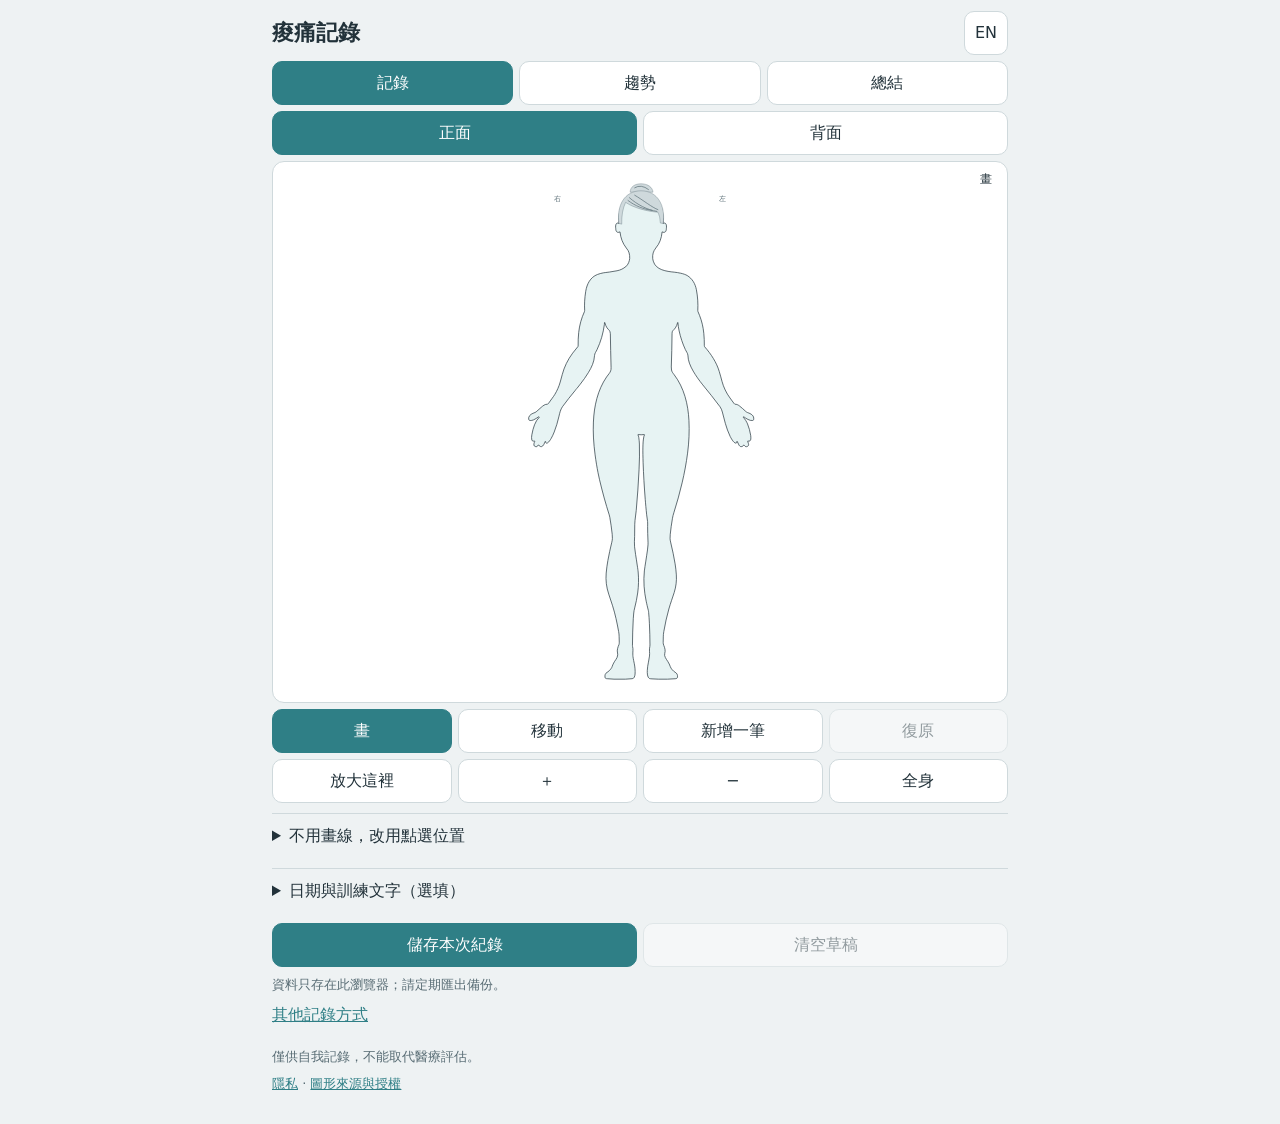
<file: index.html>
<!doctype html><html lang="zh-Hant"><head><meta charset="utf-8"><meta name="viewport" content="width=device-width,initial-scale=1,viewport-fit=cover"><title>痠痛記錄 Soreness Map</title><link rel="icon" href="data:,"><link rel="stylesheet" href="assets/freehand.css"></head>
<body><main>
<header><h1 id="title">痠痛記錄</h1><button id="language" type="button">EN</button></header>
<nav id="navigation" aria-label="頁面"><button data-tab="record" type="button">記錄</button><button data-tab="trend" type="button">趨勢</button><button data-tab="history" type="button">總結</button></nav>
<p id="status" role="status" aria-live="polite"></p><div id="storage-warning" role="alert" hidden></div>
<section id="record" aria-labelledby="record-title"><h2 id="record-title" class="sr">畫出痠痛範圍</h2>
<div id="view-controls" class="toolbar"></div>
<p id="draw-hint" class="hint" hidden></p>
<div class="canvas-wrap"><svg id="drawing" role="group" tabindex="0" aria-label="痠痛範圍畫布"></svg><span id="mode-label"></span></div>
<div id="tools" class="toolbar"></div>
<div id="zoom-tools" class="toolbar"></div>

<details id="point-alternative"><summary id="point-title"></summary><p id="point-hint" class="hint"></p><div class="toolbar"><label id="point-x-label" for="point-x"></label><input id="point-x" type="range" min="0" max="100" value="50"><label id="point-y-label" for="point-y"></label><input id="point-y" type="range" min="0" max="100" value="50"></div><button id="add-point" type="button"></button></details>
<div id="stroke-list"></div>
<details><summary id="entry-options-title"></summary><label id="date-label" for="date"></label><input id="date" type="date"><label id="workout-label" for="workout"></label><input id="workout" maxlength="10000"></details>
<div class="toolbar"><button id="save" type="button" class="primary"></button><button id="clear" type="button"></button></div>
<p id="privacy-hint" class="hint"></p><a id="legacy-link" href="legacy.html"></a>
</section>
<section id="history" hidden><h2 id="history-title"></h2><div id="summary-current"></div><div id="history-list"></div><details id="earlier-records"><summary id="legacy-title"></summary><div id="legacy-history"></div></details><details id="backup-options"><summary id="backup-options-title"></summary><section id="backup"><h2 id="backup-title" class="sr"></h2><p id="backup-hint"></p><button id="export-all" type="button" class="primary"></button><label id="import-label" for="import-file"></label><input id="import-file" type="file" accept=".json,application/json"><p id="backup-status" role="status"></p><details><summary id="more-backup-title"></summary><div class="toolbar"><button id="export-draft" type="button"></button><button id="export-old" type="button"></button></div><p><label><input id="csv-text" type="checkbox"><span id="csv-text-label"></span></label></p><button id="export-csv" type="button"></button><p class="hint" id="csv-hint"></p><p id="compatibility-hint" class="hint"></p></details></section></details></section>
<section id="trend" hidden><h2 id="trend-title"></h2><p id="trend-hint" class="hint"></p><div class="toolbar" id="trend-ranges"></div><div id="trend-overview"></div><details id="trend-details"><summary id="trend-details-title"></summary><label id="trend-part-label" for="trend-part"></label><select id="trend-part"></select><div id="trend-results"></div></details><details><summary id="earlier-trend-title"></summary><a id="legacy-trend" href="legacy.html"></a></details></section>

<footer><p id="medical"></p><a href="PRIVACY.md" id="privacy-link"></a> · <a href="THIRD-PARTY-NOTICES.md" id="art-link"></a></footer>
</main>
<section id="editor" aria-labelledby="editor-title" hidden><div class="editor-top"><h2 id="editor-title"></h2><button id="close-editor" type="button"></button></div><label for="severity" id="severity-label"></label><output id="severity-value" for="severity" aria-live="polite"></output><div class="severity-row"><button id="less" type="button" aria-label="降低程度">−</button><input id="severity" type="range" min="0" max="10" step="1" value="7"><button id="more" type="button" aria-label="提高程度">＋</button></div><div class="severity-ends"><span id="zero-label"></span><span id="ten-label"></span></div><details id="stroke-options"><summary id="stroke-options-title"></summary><label id="part-label" for="part"></label><select id="part"></select><label id="note-label" for="note"></label><textarea id="note" maxlength="10000"></textarea></details><button id="remove" type="button"></button></section>
<script src="assets/female-map.js"></script><script src="prototypes/detailed-locations.js"></script><script src="assets/freehand-art.js"></script><script src="assets/freehand-data.js"></script><script src="assets/freehand-location.js"></script><script src="assets/freehand-trend.js"></script><script src="assets/freehand-summary-geometry.js"></script><script src="assets/freehand-summary.js"></script><script src="assets/freehand-anatomy.js"></script><script src="assets/freehand-app.js"></script>
</body></html>
</file>
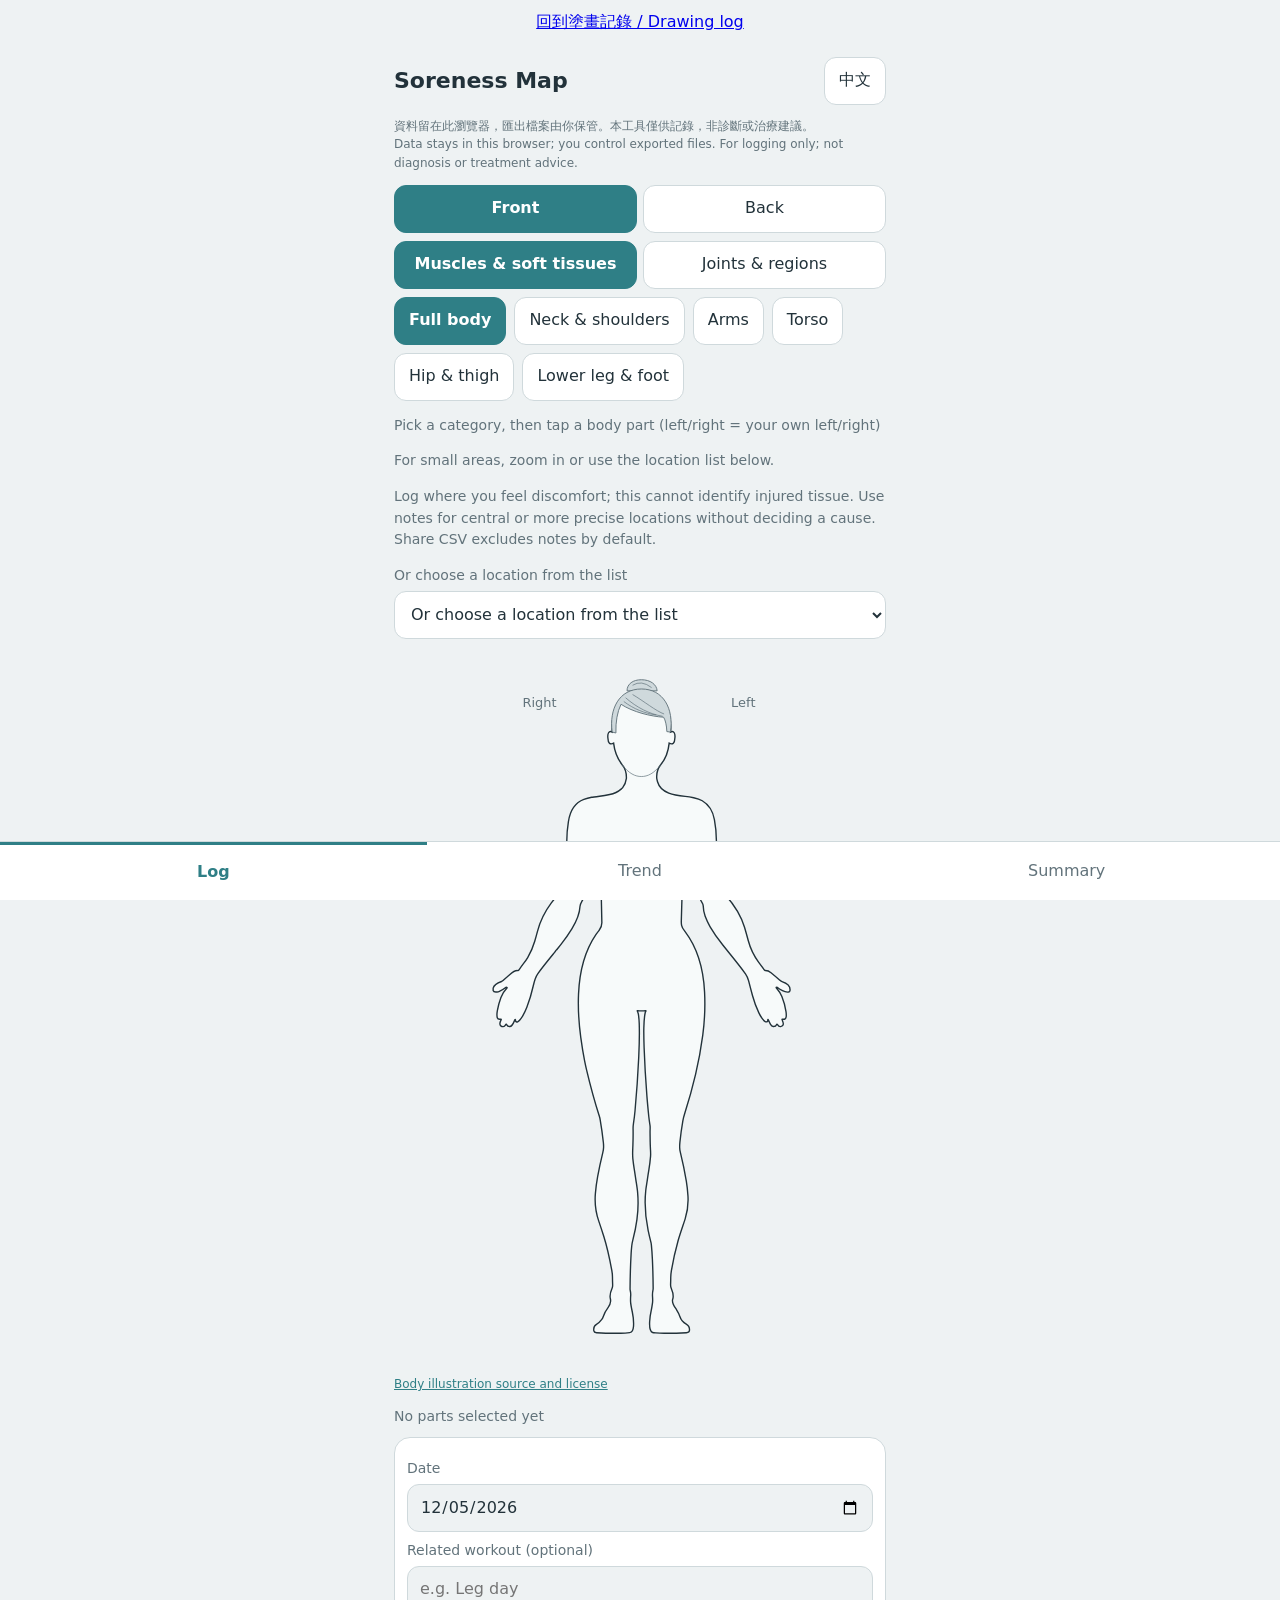
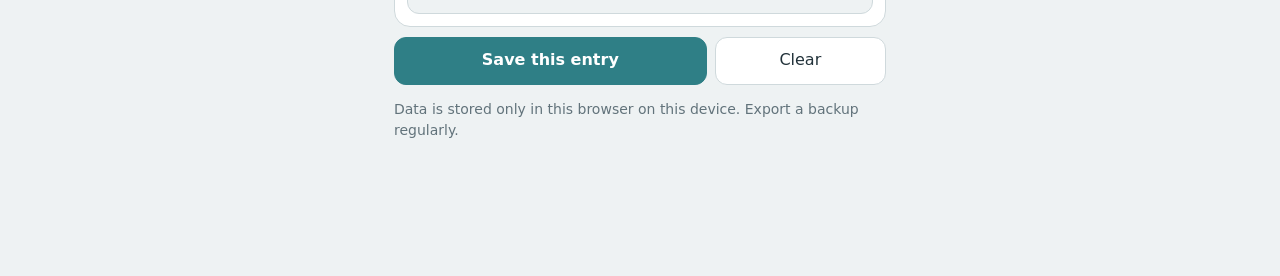
<file: legacy.html>
<!DOCTYPE html>
<html lang="zh-Hant"><head><meta charset="utf-8">
<meta name="viewport" content="width=device-width, initial-scale=1, viewport-fit=cover">
<title>痠痛記錄 Soreness Map</title>
<style>
:root{--bg:#eef2f3;--card:#fff;--ink:#22323a;--mut:#62737b;--line:#cfd9dc;--acc:#2f7f86;--accT:#fff;--sil:#f7fafa;box-sizing:border-box;padding-top:env(safe-area-inset-top,0px);padding-bottom:env(safe-area-inset-bottom,0px)}
@media(prefers-color-scheme:dark){:root:not([data-theme="light"]){--bg:#121c1e;--card:#1b2a2d;--ink:#e6eff0;--mut:#9bb0b5;--line:#33484d;--acc:#5fc0c8;--accT:#0b1d20;--sil:#223437}}
:root[data-theme="dark"]{--bg:#121c1e;--card:#1b2a2d;--ink:#e6eff0;--mut:#9bb0b5;--line:#33484d;--acc:#5fc0c8;--accT:#0b1d20;--sil:#223437}
html{scroll-padding-top:env(safe-area-inset-top,0px)}
*{box-sizing:border-box}
body{margin:0;background:var(--bg);color:var(--ink);font:16px/1.55 "PingFang TC","Noto Sans TC","Microsoft JhengHei",system-ui,sans-serif}
main{max-width:520px;margin:0 auto;padding:12px 14px 120px}
h1{font-size:22px;margin:4px 0}h2{font-size:20px;margin:0 0 4px}
.top,.row{display:flex;gap:8px;align-items:center;justify-content:space-between}
.mut,label{color:var(--mut);font-size:14px}
label{display:block;margin:8px 0 4px}
button{font:inherit;color:var(--ink);border:1px solid var(--line);background:var(--card);border-radius:12px;min-height:48px;padding:0 14px}
button.pri,button.on{background:var(--acc);color:var(--accT);border-color:var(--acc);font-weight:600}
button:disabled{opacity:.4}
.seg{display:flex;gap:6px}.seg button{flex:1}
.card{background:var(--card);border:1px solid var(--line);border-radius:16px;padding:12px;margin:10px 0}
svg.body{width:100%;max-width:340px;display:block;margin:0 auto}
.p{cursor:pointer;stroke:var(--mut);stroke-width:1.2;vector-effect:non-scaling-stroke;stroke-dasharray:3 3;fill:var(--card);fill-opacity:.3}
.ro{pointer-events:none}
.p.has{stroke-dasharray:none;stroke:var(--ink);fill-opacity:.92}
g[data-k]:focus-visible{outline:3px solid var(--acc)}
nav{position:fixed;left:0;right:0;bottom:0;display:flex;background:var(--card);border-top:1px solid var(--line);padding-bottom:env(safe-area-inset-bottom,0px)}
nav button{flex:1;border:0;border-radius:0;min-height:58px;background:none;color:var(--mut)}
nav button.on{background:none;color:var(--acc);border-top:3px solid var(--acc)}
.veil{position:fixed;inset:0;background:#0006;z-index:19}
.sheet{position:fixed;left:0;right:0;bottom:0;z-index:20;max-width:560px;margin:0 auto;max-height:88vh;overflow:auto;background:var(--card);border-radius:20px 20px 0 0;padding:16px 16px calc(16px + env(safe-area-inset-bottom,0px));box-shadow:0 -8px 30px #0005}
.severity-value{font-size:28px;font-weight:700;text-align:center;margin:8px 0}.severity-controls{display:flex;align-items:center;gap:12px}.severity-controls button{flex:0 0 48px;padding:0;font-size:24px}.severity-controls input{flex:1;min-width:0;min-height:48px;padding:0;border:0;accent-color:var(--acc);background:transparent}.severity-ends{display:flex;justify-content:space-between;color:var(--mut);font-size:14px;margin:0 60px 12px}.severity-clear{width:100%}
.chips{display:flex;flex-wrap:wrap;gap:8px;margin:8px 0}
input,textarea,select{font:inherit;width:100%;min-height:48px;border:1px solid var(--line);border-radius:12px;padding:8px 12px;background:var(--bg);color:var(--ink)}
.rw{display:flex;gap:10px;padding:6px 0;border-top:1px solid var(--line)}
.dot{flex:none;width:34px;height:34px;border-radius:50%;display:grid;place-items:center;font-weight:700;color:#111}
.toast{position:fixed;top:calc(10px + env(safe-area-inset-top,0px));left:50%;transform:translateX(-50%);z-index:30;background:var(--ink);color:var(--bg);padding:8px 16px;border-radius:20px}
small{color:var(--mut)}

/* Artwork is decorative; interactive positions retain the original record keys. */
.body .art{fill:var(--sil);stroke:var(--mut);stroke-width:1.5;pointer-events:none}
.body .art.head{fill:none}
.body .outline{fill:var(--sil);stroke:var(--ink);stroke-width:3;pointer-events:none}
.body .hair{fill:var(--line);stroke:var(--mut);stroke-width:2;pointer-events:none}
.body .hair-lines{fill:none;stroke:var(--mut);stroke-width:1.5;pointer-events:none}
.body .map-hit{fill:transparent;stroke:none;vector-effect:non-scaling-stroke;cursor:pointer}
.body .map-hit.has{fill-opacity:.72;stroke:var(--ink);stroke-width:1}
.body g[data-k]:hover .map-hit:not(.has),.body g[data-k]:focus-visible .map-hit:not(.has){fill:var(--acc);fill-opacity:.18;stroke:var(--acc);stroke-width:1.5}
.body g[data-k]:focus-visible{outline:none}
.body g[data-k]:focus-visible .map-hit{stroke:var(--acc);stroke-width:2}
.map-list{margin:12px 0}.map-list select{background:var(--card)}
.map-candidates{border:2px solid var(--acc)}
button:focus-visible,select:focus-visible{outline:3px solid var(--acc);outline-offset:2px}
</style></head>
<body>
<p style="margin:10px;text-align:center"><a href="index.html">回到塗畫記錄 / Drawing log</a></p><main id="app"></main>
<script src="assets/female-map.js"></script>
<script>
const FA='M150 152C157 152 164 154 168 160L180 210C176 214 168 214 164 212C158 192 152 172 150 152Z',DL='M144 80C156 78 162 90 161 104C160 112 152 114 146 110C142 100 140 88 144 80Z';
const Z=[
['scm','F',[104,58,5,9]],
['traps','F','M108 62C122 65 138 68 150 76L142 86C130 80 118 74 108 72Z',126,74],
['chest','F','M102 82C116 78 130 84 140 92L139 112C128 122 112 122 102 116Z',120,102],
['deltoid','F',DL,152,96],
['biceps','F','M146 112C153 112 158 118 160 130L163 148C158 152 152 150 150 148C148 136 146 124 146 112Z',154,132],
['forearmF','F',FA,165,186],
['abs','F','M102 122C116 122 124 128 126 140L127 176C122 190 110 192 102 190Z',113,158],
['obliques','F','M127 128C134 126 138 122 139 116C138 140 134 160 132 178C129 184 127 184 127 178Z',133,150],
['hipFlexor','F','M102 192C116 192 128 190 134 196C138 204 138 214 136 220C124 224 112 222 102 222Z',120,208],
['quads','F','M112 224C122 224 130 223 133 226C136 248 135 272 133 298C126 304 118 304 112 298C110 270 110 245 112 224Z',123,262],
['adductors','F','M102 224L111 226C110 250 110 275 109 298C106 298 104 280 103 262C102 250 101 238 102 224Z',106,262],
['itBand','F','M133 226C137 224 141 222 141 226C142 250 140 276 137 298C136 300 134 300 133 298C135 272 136 248 133 226Z',138,262],
['shin','F','M114 328C122 326 130 326 132 330C133 350 132 370 130 388C124 390 118 390 114 388C112 370 112 348 114 328Z',122,358],
['traps','B','M101 60C116 64 134 68 148 78L138 94C124 92 110 86 101 90Z',122,78],
['rhomboid','B','M102 96C110 96 118 98 126 102L124 126C116 130 108 128 102 128Z',113,113],
['lats','B','M132 128C138 128 139 118 139 116C138 140 134 162 131 176C122 180 114 176 112 170C116 156 122 140 132 128Z',128,152],
['erector','B','M101 130C108 130 112 140 114 156C114 170 112 182 108 192L101 196Z',107,165],
['rearDelt','B',DL,152,96],
['rotator','B','M126 90C134 88 140 90 141 96L139 108C134 110 128 108 126 104Z',133,99],
['triceps','B','M146 106C153 108 158 114 160 128L164 148C158 152 152 150 150 146C148 134 146 120 146 106Z',154,128],
['forearmE','B',FA,165,186],
['gluteMax','B','M101 196C114 190 130 192 138 202C142 214 138 226 130 232C118 236 108 232 101 226Z',120,216],
['gluteMed','B','M118 190C128 188 136 192 140 198C140 202 136 204 130 200C124 196 120 194 118 190Z',130,196],
['hamstrings','B','M104 236C114 236 128 236 136 234C140 256 138 280 134 298C124 304 114 304 108 298C106 276 104 254 104 236Z',120,268],
['calf','B','M112 322C122 320 132 322 135 328C139 346 136 364 130 376C124 380 118 380 114 376C110 360 110 340 112 322Z',123,350],
['achilles','B','M118 378C122 380 126 380 128 378L127 394C124 396 121 396 119 394Z',123,388],
['jNeck','FB',[104,57,8,9]],['jShoulder','FB',[152,90,11,11]],['jElbow','FB',[160,158,9,10]],['jWrist','FB',[174,222,7,7]],['jHand','FB',[178,243,8,10]],
['jThoracic','B',[108,112,9,18]],['jLumbar','B',[106,166,10,13]],['jSI','B',[112,192,9,8]],['jHip','F',[126,202,12,12]],
['jKnee','FB',[122,310,12,12]],['jAnkle','FB',[122,387,9,7]],['jFoot','FB',[126,400,13,5]]];
const N={scm:['頸前側','Front neck'],traps:['頸肩上側（上斜方肌）','Upper neck & shoulder (upper traps)'],chest:['胸肌','Chest'],deltoid:['三角肌','Deltoid'],biceps:['肱二頭肌','Biceps'],forearmF:['前臂屈肌','Forearm flexors'],abs:['腹肌','Abs'],obliques:['腹斜肌','Obliques'],hipFlexor:['髖前側（髖屈肌）','Front hip (hip flexors)'],quads:['股四頭肌','Quads'],adductors:['大腿內側','Inner thigh'],itBand:['大腿外側（髂脛束附近）','Outer thigh (near IT band)'],shin:['小腿前側','Front lower leg'],rhomboid:['肩胛內側（菱形肌）','Inner shoulder blade (rhomboids)'],lats:['背闊肌','Lats'],erector:['脊柱兩側（豎脊肌）','Along spine (erector spinae)'],rearDelt:['後三角肌','Rear delt'],rotator:['肩後側（旋轉肌群）','Back shoulder (rotator cuff)'],triceps:['肱三頭肌','Triceps'],forearmE:['前臂伸肌','Forearm extensors'],gluteMax:['臀大肌','Glute max'],gluteMed:['臀中肌','Glute med'],hamstrings:['腿後肌','Hamstrings'],calf:['小腿肌','Calf'],achilles:['腳跟後側（阿基里斯腱）','Back heel (Achilles tendon)'],
jNeck:['頸部','Neck'],jShoulder:['肩關節','Shoulder'],jElbow:['手肘','Elbow'],jWrist:['手腕','Wrist'],jHand:['手','Hand'],jThoracic:['上背區域','Upper back'],jLumbar:['下背區域','Lower back'],jSI:['骨盆後側（薦髂附近）','Back pelvis (near SI joint)'],jHip:['髖關節','Hip'],jKnee:['膝','Knee'],jAnkle:['腳踝','Ankle'],jFoot:['足部','Foot']};
const TY=['sore','pain','tight','sharp','numb'],isJ=k=>k[0]=='j',KS=[...new Set(Z.map(z=>z[0]))].flatMap(id=>['R','L'].map(s=>id+'.'+s));
const ZM=[['0 0 200 410','zAll'],['30 35 140 100','zNeck'],['5 95 190 165','zArm'],['40 95 120 140','zTorso'],['40 185 120 150','zHip'],['40 290 120 120','zLeg']];
const T={zh:{title:'痠痛記錄',muscles:'肌肉與軟組織',joints:'關節與區域',zAll:'全身',zNeck:'頸與肩',zArm:'手臂',zTorso:'軀幹',zHip:'髖與大腿',zLeg:'小腿與腳',rec:'記錄',trend:'趨勢',sum:'總結',front:'正面',back:'背面',hint:'先選分類，再點身體部位（左右＝你自己的左右）',date:'日期',workout:'相關訓練（選填）',wph:'例如：腿推日',save:'儲存這次紀錄',clear:'清除',none:'尚未選擇部位',sev:'不舒服程度（1–10）',scale:'1–3 輕微、4–6 中等、7–10 嚴重',type:'類型',note:'備註（選填）',done:'完成',sore:'痠',pain:'痛',tight:'緊繃',sharp:'刺痛',numb:'麻',L:'左',R:'右',draft:'目前草稿',days:'天',part:'部位',empty:'這個區間還沒有紀錄',hist:'歷史紀錄',del:'刪除',cf:'再按一次刪除',exp:'匯出',imp:'匯入 JSON',nodl:'此環境無法下載檔案',shot:'請截圖這個畫面，分享給教練或物理治療師',ok:'已匯入',bad:'檔案格式不正確',bk:'資料只存在這個裝置的瀏覽器裡，請定期匯出備份。',saved:'已儲存',parts:'個部位'},
en:{title:'Soreness Map',muscles:'Muscles & soft tissues',joints:'Joints & regions',zAll:'Full body',zNeck:'Neck & shoulders',zArm:'Arms',zTorso:'Torso',zHip:'Hip & thigh',zLeg:'Lower leg & foot',rec:'Log',trend:'Trend',sum:'Summary',front:'Front',back:'Back',hint:'Pick a category, then tap a body part (left/right = your own left/right)',date:'Date',workout:'Related workout (optional)',wph:'e.g. Leg day',save:'Save this entry',clear:'Clear',none:'No parts selected yet',sev:'Discomfort level (1–10)',scale:'1–3 mild, 4–6 moderate, 7–10 severe',type:'Type',note:'Note (optional)',done:'Done',sore:'Sore',pain:'Pain',tight:'Tight',sharp:'Sharp',numb:'Numb',L:'Left ',R:'Right ',draft:'Current draft',days:'days',part:'Part',empty:'No entries in this range yet',hist:'History',del:'Delete',cf:'Tap again to delete',exp:'Export',imp:'Import JSON',nodl:'File downloads are unavailable here',shot:'Take a screenshot of this screen to share with your trainer or physical therapist',ok:'Imported',bad:'That file isn’t a valid export',bk:'Data is stored only in this browser on this device. Export a backup regularly.',saved:'Saved',parts:'parts'}};
Object.assign(T.zh,{unrated:'尚未評分',mild:'輕微',moderate:'中等',severe:'嚴重',less:'降低不舒服程度',more:'提高不舒服程度',sliderHint:'拖曳滑桿或按＋開始評分；尚未操作不會記錄分數。'});
Object.assign(T.en,{unrated:'Not rated',mild:'Mild',moderate:'Moderate',severe:'Severe',less:'Decrease discomfort level',more:'Increase discomfort level',sliderHint:'Drag the slider or press + to rate. No score is recorded until you act.'});
Object.assign(T.zh,{clearPart:'清除此部位',locationHint:'記錄感覺位置，不能判定受傷組織。中央或更細的位置請先備註，不需判定病因；分享用 CSV 預設不含備註。',trendHint:'只顯示已記錄部位的分數；空白與舊紀錄的 0 不代表沒有不適。圓點是各次紀錄，未連線，不代表連續量測。',trendEmpty:'這個區間沒有此部位的有效分數紀錄',backup:'完整備份（含訓練文字與備註）',backupHint:'JSON 可還原完整歷史；完整 CSV 供閱讀，不能還原。',shareCSV:'分享用 CSV',shareStart:'起始日期（留空＝不限）',shareEnd:'結束日期（留空＝不限）',shareText:'包含訓練文字與備註（可能含敏感資訊）',shareHint:'僅匯出已儲存的歷史，不含目前草稿；預設排除訓練文字與備註。下載到本機，不會自動上傳 Google；CSV 不能還原，請另存完整 JSON 備份。',shareReady:'可匯出 {entries} 筆紀錄、{rows} 列部位資料',shareInvalid:'請輸入有效日期，且起始日期不可晚於結束日期。',shareEmpty:'所選日期沒有可匯出的部位紀錄。'});
Object.assign(T.en,{clearPart:'Clear this part',locationHint:'Log where you feel discomfort; this cannot identify injured tissue. Use notes for central or more precise locations without deciding a cause. Share CSV excludes notes by default.',trendHint:'Only recorded scores for this part appear. Missing values and legacy 0 values do not mean no discomfort. Dots are not connected; no continuous measurements are implied.',trendEmpty:'No recorded scores for this part in this range',backup:'Full backup (includes workout text and notes)',backupHint:'JSON restores full history. Full CSV is for reading and cannot restore data.',shareCSV:'Share CSV',shareStart:'Start date (blank = no limit)',shareEnd:'End date (blank = no limit)',shareText:'Include workout text and notes (may contain sensitive information)',shareHint:'Exports saved history only, without the current draft. Workout text and notes are excluded by default. Downloads locally and does not upload to Google. CSV cannot restore data; keep a full JSON backup.',shareReady:'Ready: {entries} entries, {rows} part rows',shareInvalid:'Enter valid dates with the start on or before the end.',shareEmpty:'No part records to export for these dates.'});
Object.assign(T.zh,{choosePosition:'或用清單選擇位置',mapLabel:'女性人體位置示意',mapMiss:'此處沒有可選位置，請切換分類、放大或使用位置清單。',mapHint:'小部位可先放大，或用下方位置清單精確選取。',mapUnavailable:'人體圖未載入，請使用位置清單；紀錄與備份功能仍可使用。',candidateTitle:'此處有多個位置，請確認要記錄哪一個',artCredit:'人體圖來源與授權'});
Object.assign(T.en,{choosePosition:'Or choose a location from the list',mapLabel:'Female body location illustration',mapMiss:'No selectable location here. Change category, zoom in, or use the location list.',mapHint:'For small areas, zoom in or use the location list below.',mapUnavailable:'The body illustration could not load. Use the location list; logging and backups remain available.',candidateTitle:'Several locations overlap here. Choose the one to record.',artCredit:'Body illustration source and license'});
const K='bodymap.v1',DK='bodymap.draft',LK='bodymap.lang';
const ld=(k,d)=>{try{const raw=localStorage.getItem(k);return raw===null?d:JSON.parse(raw)}catch{blockedWrites.add(k);return d}};
const blockedWrites=new Set(),failedWrites=new Set();
const sv=(k,v)=>{if(blockedWrites.has(k))return false;try{localStorage.setItem(k,JSON.stringify(v));failedWrites.delete(k);return true}catch{failedWrites.add(k);return false}};
const today=()=>{const d=new Date();return new Date(d-d.getTimezoneOffset()*6e4).toISOString().slice(0,10)};
const newDraft=()=>({date:today(),workout:'',parts:{}});
const S={lang:ld(LK,(navigator.language||'').startsWith('zh')?'zh':'en')==='en'?'en':'zh',tab:'rec',view:'F',sel:null,draft:ld(DK,newDraft()),entries:ld(K,[]),sumId:'draft',tp:'jKnee.R',layer:'m',zoom:0,range:30,mapCandidates:[],focusReturn:null,focusCandidates:false,share:{start:'',end:'',text:false},msg:'',cf:null,dl:typeof Blob==='function'&&typeof URL.createObjectURL==='function'};
const MAP={neck:'jNeck',shoulder:'jShoulder',scapula:'rhomboid',upperBack:'jThoracic',lowerBack:'jLumbar',elbow:'jElbow',hip:'jHip',glute:'gluteMax',thighF:'quads',thighB:'hamstrings',knee:'jKnee',ankle:'jAnkle'};
const mig=o=>Object.fromEntries(Object.entries(o).map(([k,v])=>{const[p,s]=k.split('.');return[(MAP[p]||p)+'.'+s,v]}));
// Validate both file imports and persisted data before they reach HTML/SVG rendering.
const isRecord=x=>x!==null&&typeof x==='object'&&!Array.isArray(x);
function validDate(value){
 if(typeof value!=='string'||!/^\d{4}-\d{2}-\d{2}$/.test(value))return false;
 const d=new Date(value+'T00:00:00Z');return Number.isFinite(d.getTime())&&d.toISOString().slice(0,10)===value;
}
function normalizeEntry(entry,draft=false){
 if(!isRecord(entry)||!validDate(entry.date)||typeof entry.workout!=='string'||!isRecord(entry.parts))throw Error('Invalid entry');
 if(!draft&&(!Number.isSafeInteger(entry.id)||entry.id<0))throw Error('Invalid id');
 const parts={};
 for(const [key,value] of Object.entries(entry.parts)){
  const [part,side,...extra]=key.split('.'),mapped=(Object.hasOwn(MAP,part)?MAP[part]:part)+'.'+side;
  if(extra.length||!KS.includes(mapped)||Object.hasOwn(parts,mapped)||!isRecord(value)||!Number.isInteger(value.s)||value.s<0||value.s>10||!Array.isArray(value.t)||value.t.some(type=>!TY.includes(type))||typeof value.n!=='string')throw Error('Invalid part');
  parts[mapped]={s:value.s,t:[...new Set(value.t)],n:value.n};
 }
 return {...(draft?{}:{id:entry.id}),date:entry.date,workout:entry.workout,parts};
}
function parseImport(value){
 const list=Array.isArray(value)?value:isRecord(value)&&(value.v===undefined||value.v===1)?value.entries:null;
 if(!Array.isArray(list))throw Error('Invalid export');
 const entries=list.map(entry=>normalizeEntry(entry)),ids=new Set();
 for(const entry of entries){if(ids.has(entry.id))throw Error('Duplicate id');ids.add(entry.id)}
 return entries;
}
try{S.entries=parseImport(S.entries)}catch{S.entries=[];blockedWrites.add(K)}
try{S.draft=normalizeEntry(S.draft,true)}catch{S.draft=newDraft();blockedWrites.add(DK)}

const i=k=>T[S.lang][k],esc=s=>String(s).replace(/[&<>"]/g,c=>({'&':'&amp;','<':'&lt;','>':'&gt;','"':'&quot;'}[c]));
const col=s=>`hsl(${125-s*12.5},70%,55%)`;
const name=k=>{const[p,s]=k.split('.');return i(s)+N[p][S.lang=='zh'?0:1]};
const persist=()=>{const entries=sv(K,S.entries),draft=sv(DK,S.draft);updateStorageWarning();return {entries,draft}};
function storageWarning(){
 const blocked=blockedWrites.size?`<p>瀏覽器內既有資料無法安全讀取或格式異常，原資料已保留，停止覆寫該欄位。請先備份原始網站資料，確認備份後再清除網站資料重新開始。<br>Existing browser data could not be safely read or is invalid. It has been preserved and will not be overwritten. Back up the original site data before clearing site data to start again.</p>`:'';
 const failed=failedWrites.size?`<p>瀏覽器未能保存部分變更，可能是儲存空間不足或權限限制。請勿重新整理或關閉頁面；先匯出備份，再排除限制並重試。<br>The browser could not save some changes, possibly because storage is full or restricted. Keep this page open, export a backup, then resolve the restriction and retry.</p>`:'';
 if(!blocked&&!failed)return '';
 return `<div role="alert" class="card">${blocked}${failed}<p>目前頁面中的資料不一定已持久保存。請到「趨勢」匯出目前歷史；未儲存草稿請另行匯出。<br>Data on this page may not be saved permanently. Export current history from Trend and export any unsaved draft separately.</p>${S.dl&&active(S.draft.parts).length?`<button data-a="exd">匯出目前草稿 JSON / Export current draft JSON</button>`:''}</div>`;
}
function updateStorageWarning(){const node=document.getElementById('storage-status');if(node)node.innerHTML=storageWarning()}
const px=(dx,v,s)=>(v=='F')===(s=='R')?100-dx:100+dx;
const femaleMap=typeof window!=='undefined'?window.FEMALE_MAP:null;
const mapAvailable=!!(femaleMap&&Array.isArray(femaleMap.locations)&&['F','B'].every(v=>femaleMap.views?.[v]&&typeof femaleMap.views[v].outline==='string'&&Array.isArray(femaleMap.views[v].art)&&femaleMap.zooms?.[v]?.length===6));
const visibleLocations=(v,layer=S.layer)=>Z.filter(z=>z[1].includes(v)&&(isJ(z[0])?'j':'m')===layer).flatMap(z=>['R','L'].map(side=>z[0]+'.'+side));
function openPart(key,trigger){if(!KS.includes(key))return;const isNew=!Object.prototype.hasOwnProperty.call(S.draft.parts,key);if(isNew){S.draft.parts[key]={s:7,t:[],n:''};persist()}S.sel=isNew?null:key;S.focusNew=isNew;S.mapCandidates=[];S.focusCandidates=false;S.focusReturn=trigger||`g[data-location="${key}"]`}
function locationChoices(){const keys=visibleLocations(S.view);
return `<div class="map-list"><label for="map-part">${i('choosePosition')}</label><select id="map-part"><option value="">${i('choosePosition')}</option>${keys.map(k=>`<option value="${k}">${name(k)}${S.draft.parts[k]?.s>0?' · '+S.draft.parts[k].s+'/10':''}</option>`).join('')}</select></div>`}
function body(v,data,tap){
 if(!mapAvailable)return `<p role="status" class="mut">${i('mapUnavailable')}</p>`;
 const view=femaleMap.views[v],locations=femaleMap.locations.filter(p=>p.view===v);
 const decoration=`<path class="outline" d="${view.outline}"/>${view.hairBack?`<path class="hair" d="${view.hairBack}"/>`:''}${view.art.map(a=>`<path class="art ${a.slug==='head'?'head':''}" d="${a.path}"/>`).join('')}${view.hairFront?`<path class="hair" d="${view.hairFront}"/>`:''}${(view.hairLines||[]).map(d=>`<path class="hair-lines" d="${d}"/>`).join('')}`;
 const regions=locations.map(p=>{const k=p.id+'.'+p.side,d=data[k],on=d&&d.s>0,cur=tap&&(isJ(p.id)?'j':'m')===S.layer;if(!on&&!cur)return '';
 const attrs=cur?`data-k="${k}" data-location="${k}" tabindex="0" role="button" aria-label="${name(k)}${on?' '+d.s+'/10':''}"`:'class="ro"';
 return `<g ${attrs}><path class="map-hit${on?' has':''}"${cur?' data-hit="true"':''} d="${p.path}"${on?` style="fill:${col(d.s)}"`:''}/>${on?`<text x="${p.labelPoint[0]}" y="${p.labelPoint[1]}" text-anchor="middle" dominant-baseline="middle" font-size="${tap?30:64}" font-weight="700" fill="#111" stroke="#fff" stroke-width="1" paint-order="stroke" pointer-events="none">${d.s}</text>`:''}</g>`;
 }).join('');
 const sides=(!tap||S.zoom===0)?['R','L'].map(side=>`<text x="${(v==='F'?320:1140)+((v==='F')===(side==='R')?-220:220)}" y="80" text-anchor="middle" font-size="28" fill="var(--mut)" pointer-events="none">${i(side)}</text>`).join(''):'';
 return `<svg class="body" data-map="${v}" viewBox="${tap?femaleMap.zooms[v][S.zoom]:view.viewBox}" role="group" aria-label="${i(v==='F'?'front':'back')} · ${i('mapLabel')}">${decoration}${regions}${sides}</svg>`;
}
function mapCandidates(){const keys=S.mapCandidates.filter(k=>visibleLocations(S.view).includes(k));return keys.length>1?`<div class="card map-candidates" role="group" aria-label="${i('candidateTitle')}"><p role="status">${i('candidateTitle')}</p><div class="chips">${keys.map(k=>`<button data-k="${k}">${name(k)}</button>`).join('')}</div></div>`:''}
const active=o=>Object.entries(o).filter(([,d])=>d.s>0).sort((a,b)=>b[1].s-a[1].s);
function rec(){const a=active(S.draft.parts);
return `<div class="seg">${['F','B'].map(v=>`<button data-a="view" data-v="${v}" class="${S.view==v?'on':''}">${i(v=='F'?'front':'back')}</button>`).join('')}</div><div class="seg" style="margin-top:8px">${[['m','muscles'],['j','joints']].map(([v,l])=>`<button data-a="layer" data-v="${v}" class="${S.layer==v?'on':''}">${i(l)}</button>`).join('')}</div><div class="chips">${ZM.map((z,n)=>`<button data-a="zoom" data-v="${n}" class="${S.zoom==n?'on':''}">${i(z[1])}</button>`).join('')}</div><p class="mut">${i('hint')}</p><p class="mut">${i('mapHint')}</p><p class="mut">${i('locationHint')}</p>${locationChoices()}${mapCandidates()}${body(S.view,S.draft.parts,1)}<p class="mut" style="font-size:12px"><a href="THIRD-PARTY-NOTICES.md" style="color:var(--acc)">${i('artCredit')}</a></p>
<div class="chips">${a.length?a.map(([k,d])=>`<button data-k="${k}" style="border-left:8px solid ${col(d.s)}">${name(k)} ${d.s}/10</button>`).join(''):`<span class="mut">${i('none')}</span>`}</div>
<div class="card"><label>${i('date')}</label><input type="date" id="dt" value="${S.draft.date}"><label>${i('workout')}</label><input id="wo" placeholder="${i('wph')}" value="${esc(S.draft.workout)}"></div>
<div class="row"><button class="pri" data-a="save" style="flex:2">${i('save')}</button><button data-a="clr" style="flex:1">${i('clear')}</button></div><p class="mut">${i('bk')}</p>`}
function severityText(value){return value>0?`${value}/10 · ${i(value<=3?'mild':value<=6?'moderate':'severe')}`:i('unrated')}
// Update the dialog in place: replacing the range node during input interrupts dragging/focus.
function rateSeverity(value){
 const n=Number(value);if(!S.sel||!Number.isInteger(n)||n<1||n>10)return;
 setP(S.sel,d=>{d.s=n});
 const range=document.getElementById('severity-slider'),readout=document.getElementById('severity-value');
 if(range){range.value=String(n);range.setAttribute('aria-valuetext',severityText(n));range.style.accentColor=col(n)}
 if(readout){readout.textContent=severityText(n);readout.style.color=col(n)}
 if(typeof document.querySelectorAll==='function'){
  document.querySelectorAll('.sheet [data-a="stepSev"]').forEach(b=>{b.setAttribute('aria-disabled',String(Number(b.dataset.v)<0?n<=1:n>=10))});
  document.querySelectorAll('.sheet [data-a="ty"],.sheet textarea').forEach(c=>{c.disabled=false});
 }
}
function sheet(){const k=S.sel,d=S.draft.parts[k]||{s:0,t:[],n:''},z=d.s>0;
return `<div class="veil" data-a="close"></div><div class="sheet" role="dialog" aria-modal="true" aria-labelledby="part-title"><h2 id="part-title" tabindex="-1">${name(k)}</h2><p>${i('sev')}<br><small>${i('scale')}</small></p>
<p id="severity-value" class="severity-value" style="color:${z?col(d.s):'var(--ink)'}" aria-live="polite">${severityText(d.s)}</p><div class="severity-controls"><button data-a="stepSev" data-v="-1" aria-label="${i('less')}" aria-disabled="${d.s<=1}">−</button><input type="range" id="severity-slider" min="1" max="10" step="1" style="accent-color:${z?col(d.s):'var(--acc)'}" value="${z?d.s:1}" aria-label="${i('sev')}" aria-valuetext="${severityText(d.s)}" aria-describedby="severity-hint"><button data-a="stepSev" data-v="1" aria-label="${i('more')}" aria-disabled="${d.s>=10}">＋</button></div><div class="severity-ends"><span>1</span><span>10</span></div><p id="severity-hint" class="mut">${i('sliderHint')}</p><button class="severity-clear" data-a="sev" data-v="0">${i('clearPart')}</button>
<p>${i('type')}</p><div class="chips">${TY.map(y=>`<button data-a="ty" data-v="${y}" ${z?'':'disabled'} class="${d.t.includes(y)?'on':''}">${i(y)}</button>`).join('')}</div>
<p>${i('note')}</p><textarea id="nt" rows="2" ${z?'':'disabled'}>${esc(d.n)}</textarea><button class="pri" data-a="close" style="width:100%;margin-top:12px">${i('done')}</button></div>`}
function sum(){const e=S.sumId=='draft'?S.draft:S.entries.find(x=>x.id==S.sumId)||S.draft,sep=S.lang=='zh'?'、':', ';
const rows=active(e.parts).map(([k,d])=>`<div class="rw"><span class="dot" style="background:${col(d.s)}">${d.s}</span><div><b>${name(k)}</b> ${d.t.map(i).join(sep)}${d.n?`<br><small>${esc(d.n)}</small>`:''}</div></div>`).join('');
return `<select id="sm"><option value="draft">${i('draft')}</option>${[...S.entries].reverse().map(x=>`<option value="${x.id}" ${x.id==S.sumId?'selected':''}>${x.date} ${esc(x.workout)}</option>`).join('')}</select>
<div class="card"><div class="row"><b>${e.date}</b><span>${esc(e.workout)}</span></div><div class="row"><div style="flex:1">${body('F',e.parts)}<p class="mut" style="text-align:center;margin:0">${i('front')}</p></div><div style="flex:1">${body('B',e.parts)}<p class="mut" style="text-align:center;margin:0">${i('back')}</p></div></div>${rows||`<p class="mut">${i('none')}</p>`}</div><p class="mut">${i('shot')}</p>`}
function trend(){const end=new Date(),t1=new Date(end.getFullYear(),end.getMonth(),end.getDate()).getTime(),t0=new Date(end.getFullYear(),end.getMonth(),end.getDate()-S.range+1).getTime(),X=d=>24+Math.max(0,(new Date(d+'T00:00:00')-t0)/(t1-t0))*290,Y=s=>150-s*13;
const pts=trendPoints(S.entries,S.tp,t0,t1);
const g=[0,5,10].map(v=>`<line x1="24" x2="316" y1="${Y(v)}" y2="${Y(v)}" stroke="var(--line)"/><text x="18" y="${Y(v)+4}" text-anchor="end" font-size="11" fill="var(--mut)">${v}</text>`).join('');
const ch=pts.length?`<svg viewBox="0 0 330 185" style="width:100%">${g}${pts.map(p=>`<circle cx="${X(p.d)}" cy="${Y(p.s)}" r="6" fill="${p.s?col(p.s):'var(--mut)'}" stroke="var(--ink)"/>`).join('')}<text x="24" y="176" font-size="11" fill="var(--mut)">${new Date(t0).toLocaleDateString('sv-SE').slice(5)}</text><text x="316" y="176" text-anchor="end" font-size="11" fill="var(--mut)">${today().slice(5)}</text></svg>`:`<p class="mut">${i('trendEmpty')}</p>`;
return `<label>${i('part')}</label><select id="tp">${[['muscles',KS.filter(k=>!isJ(k))],['joints',KS.filter(isJ)]].map(([g,a])=>`<optgroup label="${i(g)}">${a.map(k=>`<option value="${k}" ${k==S.tp?'selected':''}>${name(k)}</option>`).join('')}</optgroup>`).join('')}</select>
<div class="seg" style="margin-top:8px">${[7,30,90].map(n=>`<button data-a="rg" data-v="${n}" class="${S.range==n?'on':''}">${n} ${i('days')}</button>`).join('')}</div><div class="card">${ch}<p class="mut">${i('trendHint')}</p></div>
<div class="card"><b>${i('hist')} (${S.entries.length})</b>${[...S.entries].reverse().map(e=>`<div class="rw" style="align-items:center"><div style="flex:1">${e.date} ${esc(e.workout)}<br><small>${active(e.parts).length} ${i('parts')}</small></div><button data-a="del" data-v="${e.id}">${S.cf==e.id?i('cf'):i('del')}</button></div>`).join('')}</div>
${sharePanel()}<div class="card"><b>${i('backup')}</b><p class="mut">${i('backupHint')}</p><div class="row">${S.dl?`<button data-a="exj" style="flex:1">${i('exp')} JSON</button><button data-a="exc" style="flex:1">${i('exp')} CSV</button>`:''}<button data-a="imp" style="flex:1">${i('imp')}</button></div>${S.dl?'':`<p class="mut">${i('nodl')}</p>`}<input type="file" id="fi" accept=".json,application/json" hidden></div>`}
// Unrecorded and legacy zero values are missing observations, never recovery scores.
function trendPoints(entries,part,start,end){return entries.filter(e=>{const time=new Date(e.date+'T00:00:00').getTime(),d=e.parts[part];return time>=start&&time<=end&&d&&Number.isInteger(d.s)&&d.s>0&&d.s<=10}).map(e=>({d:e.date,s:e.parts[part].s}))}
// Sharing is separate from lossless backups. Its controls live only in page memory.
function shareExport(entries,options,lang){
 const {start,end,text}=options;
 if(options.startInvalid||options.endInvalid||(start&&!validDate(start))||(end&&!validDate(end))||(start&&end&&start>end))return {error:'shareInvalid',rows:[],entries:0};
 const rows=[['schema_version','entry_id','part_id','side','part_name','severity','types','date',...(text?['workout','note']:[])]];let count=0;
 for(const e of entries){if((start&&e.date<start)||(end&&e.date>end))continue;const parts=active(e.parts);if(parts.length)count++;
  for(const [key,d] of parts){const [part,side]=key.split('.');rows.push([1,e.id,part,side,N[part][lang==='zh'?0:1],d.s,d.t.map(type=>T[lang][type]).join(' | '),e.date,...(text?[e.workout,d.n]:[])])}
 }
 return {error:rows.length===1?'shareEmpty':null,rows,entries:count};
}
function sharePanel(){const result=shareExport(S.entries,S.share,S.lang),message=result.error?i(result.error):i('shareReady').replace('{entries}',result.entries).replace('{rows}',result.rows.length-1);
 return `<div class="card"><b>${i('shareCSV')}</b><p class="mut">${i('shareHint')}</p><label for="share-start">${i('shareStart')}</label><input id="share-start" type="date" value="${esc(S.share.start)}"><label for="share-end">${i('shareEnd')}</label><input id="share-end" type="date" value="${esc(S.share.end)}"><label style="display:flex;align-items:center;gap:8px"><input id="share-text" type="checkbox" style="width:22px;min-height:22px;flex:none" ${S.share.text?'checked':''}>${i('shareText')}</label><p id="share-preview" class="mut" aria-live="polite">${message}</p>${S.dl?`<button data-a="exs" ${result.error?'disabled':''}>${i('exp')} ${i('shareCSV')}</button>`:`<p class="mut">${i('nodl')}</p>`}</div>`;
}
function render(){const hadSheet=typeof document.querySelector==='function'&&!!document.querySelector('.sheet');const focused=document.activeElement,wasSheet=!!(focused&&focused.closest('.sheet')),focusAction=wasSheet?focused.dataset?.a:null,focusValue=wasSheet?focused.dataset?.v:null;const v={rec,trend,sum}[S.tab]();document.documentElement.lang=S.lang=='zh'?'zh-Hant':'en';
document.getElementById('app').innerHTML=`<div id="page-content"${S.sel?' inert':''}>`+(S.msg?`<div class="toast" role="status">${S.msg}</div>`:'')+`<div class="top"><h1>${i('title')}</h1><button data-a="lang">${S.lang=='zh'?'EN':'中文'}</button></div>`+`<p class="mut" style="font-size:12px">資料留在此瀏覽器，匯出檔案由你保管。本工具僅供記錄，非診斷或治療建議。<br>Data stays in this browser; you control exported files. For logging only; not diagnosis or treatment advice.</p>`+`<div id="storage-status">${storageWarning()}</div>`+v+`<nav>${['rec','trend','sum'].map(t=>`<button data-a="tab" data-v="${t}" class="${S.tab==t?'on':''}">${i(t)}</button>`).join('')}</nav>`+'</div>'+(S.sel?sheet():'');
 if(typeof document.querySelector==='function'){if(S.sel){const selector=focusAction?`.sheet [data-a="${focusAction}"]${focusValue!==undefined?`[data-v="${focusValue}"]`:''}`:'#part-title';(document.querySelector(selector)||document.getElementById('part-title'))?.focus()}else if(wasSheet||hadSheet||S.focusNew)(document.querySelector(S.focusReturn||'#map-part')||document.getElementById('map-part'))?.focus();else if(S.focusCandidates){document.querySelector('.map-candidates button')?.focus();S.focusCandidates=false}}
 S.focusNew=false;
}

function toast(m){S.msg=m;render();setTimeout(()=>{S.msg='';render()},2200)}
function setP(k,f){const d=S.draft.parts[k]||(S.draft.parts[k]={s:0,t:[],n:''});f(d);if(!d.s)delete S.draft.parts[k];persist()}
const csvCell=value=>{let text=String(value);if(/^[\s\uFEFF]*[=+@-]|^[\t\r\n]/.test(text))text="'"+text;return '"'+text.replace(/"/g,'""')+'"'};
async function exp(kind){const day=today();let data,fn;
if(kind=='d'){data=JSON.stringify({v:1,entries:[{id:Date.now(),date:S.draft.date,workout:S.draft.workout,parts:S.draft.parts}]},null,1);fn=`soreness-draft-${day}.json`}
else if(kind=='j'){data=JSON.stringify({v:1,entries:S.entries},null,1);fn=`soreness-${day}.json`}
else if(kind=='s'){const result=shareExport(S.entries,S.share,S.lang);if(result.error)return toast(i(result.error));data='\uFEFF'+result.rows.map(row=>row.map(csvCell).join(',')).join('\n');fn=`soreness-share-${day}.csv`}
else{const r=[['date','workout','part','side','severity','types','note']];S.entries.forEach(e=>active(e.parts).forEach(([k,d])=>r.push([e.date,e.workout,...k.split('.'),d.s,d.t.join('|'),d.n])));
data='\uFEFF'+r.map(x=>x.map(csvCell).join(',')).join('\n');fn=`soreness-${day}.csv`}
try{
 const url=URL.createObjectURL(new Blob([data],{type:kind==='c'||kind==='s'?'text/csv;charset=utf-8':'application/json;charset=utf-8'}));
 const anchor=document.createElement('a');anchor.href=url;anchor.download=fn;document.body.appendChild(anchor);
 try{anchor.click()}finally{anchor.remove();setTimeout(()=>URL.revokeObjectURL(url),60000)}
}catch{toast(i('nodl'))}}
const H={view:v=>{S.view=v;S.mapCandidates=[]},layer:v=>{S.layer=v;S.mapCandidates=[]},zoom:v=>{S.zoom=+v;S.mapCandidates=[]},tab:v=>{S.tab=v;S.mapCandidates=[];S.focusCandidates=false},close:()=>S.sel=null,lang:()=>{S.lang=S.lang=='zh'?'en':'zh';sv(LK,S.lang)},rg:v=>S.range=+v,
stepSev:v=>{if(!S.draft.parts[S.sel]?.s&&Number(v)<0)return false;rateSeverity(S.draft.parts[S.sel]?.s?Math.max(1,Math.min(10,S.draft.parts[S.sel].s+Number(v))):1);return false},sev:v=>setP(S.sel,d=>{d.s=+v}),ty:v=>setP(S.sel,d=>{d.t=d.t.includes(v)?d.t.filter(x=>x!=v):[...d.t,v]}),
clr:()=>{S.draft=newDraft();persist()},
save(){const parts=Object.fromEntries(active(S.draft.parts));if(!Object.keys(parts).length)return toast(i('none'));
const e={id:Date.now(),date:S.draft.date,workout:S.draft.workout,parts},entries=[...S.entries,e].sort((a,b)=>a.date<b.date?-1:a.date>b.date?1:a.id-b.id);
if(!sv(K,entries)){sv(DK,S.draft);return toast('尚未儲存；草稿已保留，請重試或匯出。 / Not saved; draft retained. Retry or export it.')}
S.entries=entries;S.draft=newDraft();S.sumId=e.id;S.tab='sum';const draftSaved=sv(DK,S.draft);toast(draftSaved?i('saved'):'紀錄已儲存，但舊草稿未能清除，重開頁面可能再次出現。 / Entry saved, but the old draft could not be cleared and may reappear after reload.')},
del(v){if(S.cf!=v){S.cf=v;return}S.entries=S.entries.filter(e=>e.id!=v);S.cf=null;persist()},
exs:()=>{exp('s');return false},exj:()=>{exp('j');return false},exd:()=>{exp('d');return false},exc:()=>{exp('c');return false},imp:()=>{document.getElementById('fi').click();return false}};
document.addEventListener('click',e=>{
 const svg=e.target.closest('svg[data-map]');
 if(svg&&S.tab==='rec'&&!S.sel&&e.detail!==0){
  const matrix=svg.getScreenCTM();if(!matrix)return;
  const point=svg.createSVGPoint();point.x=e.clientX;point.y=e.clientY;const local=point.matrixTransform(matrix.inverse());
  const hits=[...svg.querySelectorAll('g[data-location]')].filter(g=>g.querySelector('[data-hit]').isPointInFill(local)).map(g=>g.dataset.location);
  if(hits.length===1)openPart(hits[0]);else {S.mapCandidates=hits;S.focusCandidates=hits.length>1}
  if(!hits.length)return toast(i('mapMiss'));
  return render();
 }
 const k=e.target.closest('[data-k]');if(k&&!e.target.closest('.sheet')){openPart(k.dataset.k,k.closest('.map-candidates')?null:k.matches('g[data-k]')?null:`button[data-k="${k.dataset.k}"]`);return render()}
const a=e.target.closest('[data-a]');if(!a)return;const f=H[a.dataset.a];if(f&&f(a.dataset.v)===false)return;render()});
document.addEventListener('keydown',e=>{
 if(e.isComposing||e.keyCode===229)return;
 if(S.sel&&e.target?.id==='severity-slider'&&['ArrowLeft','ArrowDown','ArrowRight','ArrowUp','Home','End'].includes(e.key)){e.preventDefault();const current=S.draft.parts[S.sel]?.s||1;rateSeverity(e.key==='Home'?1:e.key==='End'?10:Math.max(1,Math.min(10,current+(['ArrowLeft','ArrowDown'].includes(e.key)?-1:1))));return}
 if(S.sel&&e.key==='Escape'){e.preventDefault();S.sel=null;return render()}
 if(S.sel&&e.key==='Tab'&&typeof document.querySelectorAll==='function'){
  const controls=[...document.querySelectorAll('.sheet button:not(:disabled),.sheet input:not(:disabled),.sheet textarea:not(:disabled)')],first=controls[0],last=controls.at(-1);
  if(e.shiftKey&&(e.target===first||e.target.id==='part-title')){e.preventDefault();last?.focus()}else if(!e.shiftKey&&e.target===last){e.preventDefault();first?.focus()}
 }
 if((e.key=='Enter'||e.key==' ')&&e.target.matches('g[data-k]')){e.preventDefault();openPart(e.target.dataset.k);render()}});
document.addEventListener('input',e=>{const id=e.target.id;if(id==='severity-slider')return rateSeverity(e.target.value);if(id.startsWith('share-'))return;if(id=='dt')S.draft.date=e.target.value||today();else if(id=='wo')S.draft.workout=e.target.value;else if(id=='nt')setP(S.sel,d=>{d.n=e.target.value});persist()});
document.addEventListener('pointerup',e=>{if(e.target.id==='severity-slider')rateSeverity(e.target.value)});
document.addEventListener('change',e=>{const id=e.target.id,v=e.target.value;
if(id==='map-part'){if(visibleLocations(S.view).includes(v)){openPart(v,'#map-part');render()}}
else if(id==='share-start'||id==='share-end'||id==='share-text'){if(id==='share-text')S.share.text=e.target.checked;else {const field=id==='share-start'?'start':'end';S.share[field]=v;S.share[field+'Invalid']=!!(e.target.validity&&!e.target.validity.valid)}render()}
else if(id=='sm'){S.sumId=v;render()}else if(id=='tp'){S.tp=v;render()}
else if(id=='fi'&&e.target.files[0]){
 const file=e.target.files[0];e.target.value='';
 if(file.size>10*1024*1024){toast(i('bad'));return}
 const r=new FileReader();r.onerror=()=>toast(i('bad'));
 r.onload=()=>{try{
  const list=parseImport(JSON.parse(r.result)),ids=new Set(S.entries.map(x=>x.id));
  const added=list.filter(x=>!ids.has(x.id));
  S.entries=[...S.entries,...added].sort((a,b)=>a.date<b.date?-1:a.date>b.date?1:a.id-b.id);
  const saved=sv(K,S.entries);toast(saved?i('ok'):'匯入內容僅保留於目前頁面，尚未儲存；請匯出備份或重新匯入以重試。 / Import is available only on this page and was not saved. Export a backup or import again to retry.');
 }catch{toast(i('bad'))}};r.readAsText(file)
}});
render();

</script></body></html>
</file>
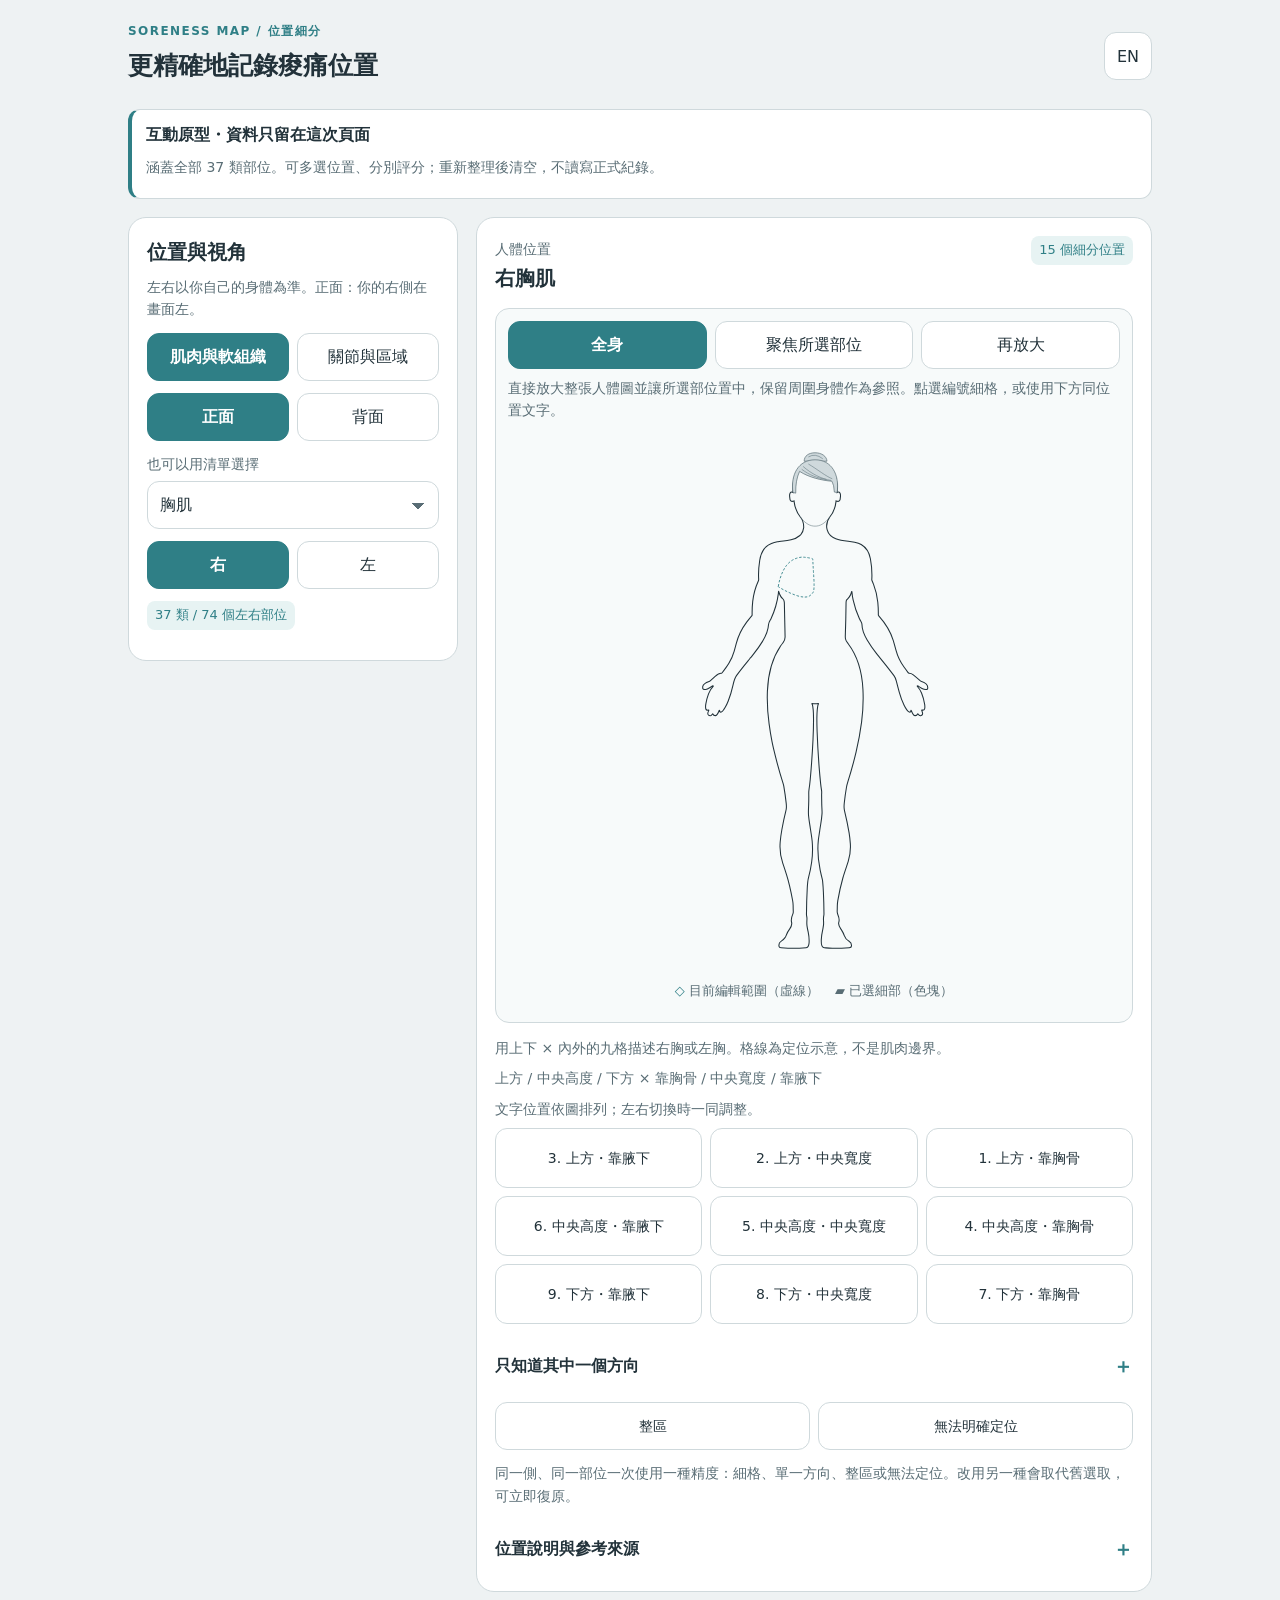
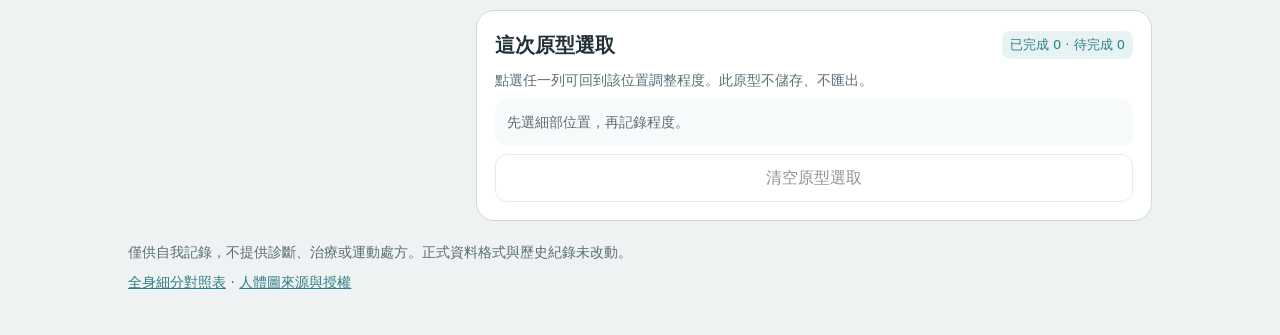
<file: prototypes/detailed-locations.html>
<!doctype html>
<html lang="zh-Hant">
<head>
<meta charset="utf-8"><meta name="viewport" content="width=device-width,initial-scale=1,viewport-fit=cover">
<title>痠痛位置細分・互動原型</title>
<link rel="icon" href="data:,">
<style>
:root{--bg:#eef2f3;--card:#fff;--ink:#22323a;--mut:#596d75;--line:#cfd9dc;--acc:#2f7f86;--accT:#fff;--sil:#f7fafa;--tint:#e7f3f3;--warn:#725025;--warnbg:#fff7e9;color-scheme:light}
@media(prefers-color-scheme:dark){:root{--bg:#121c1e;--card:#1b2a2d;--ink:#e6eff0;--mut:#a6bbc0;--line:#42595f;--acc:#5fc0c8;--accT:#0b1d20;--sil:#223437;--tint:#233f42;--warn:#f0c887;--warnbg:#332b20;color-scheme:dark}}
*{box-sizing:border-box}body{margin:0;background:var(--bg);color:var(--ink);font:16px/1.6 'PingFang TC','Microsoft JhengHei',system-ui,sans-serif}main{max-width:1060px;margin:auto;padding:22px 18px calc(40px + env(safe-area-inset-bottom))}h1{font-size:25px;line-height:1.35;margin:8px 0}h2{font-size:20px;margin:0}h3{font-size:17px;margin:0 0 8px}p{margin:8px 0}button,select,input{font:inherit;color:var(--ink)}button,select{min-height:48px;border:1px solid var(--line);border-radius:12px;background:var(--card);padding:9px 12px}button{cursor:pointer}button:hover{border-color:var(--acc)}button:disabled{opacity:.5;cursor:default}button:focus-visible,select:focus-visible,input:focus-visible,a:focus-visible,summary:focus-visible{outline:3px solid var(--acc);outline-offset:3px}button.on,button.primary{background:var(--acc);color:var(--accT);border-color:var(--acc)}button.on{font-weight:600}a{color:var(--acc)}.top{display:flex;justify-content:space-between;gap:12px;align-items:center}.eyebrow{letter-spacing:.12em;font-size:12px;font-weight:700;color:var(--acc)}.mut{font-size:14px;color:var(--mut)}.notice{border:1px solid var(--line);border-left:4px solid var(--acc);border-radius:12px;padding:12px 14px;background:var(--card);margin:18px 0}.layout{display:grid;grid-template-columns:330px minmax(0,1fr);gap:18px;align-items:start}.card{border:1px solid var(--line);border-radius:18px;padding:18px;background:var(--card)}.step{display:inline-grid;place-items:center;border-radius:50%;background:var(--tint);color:var(--acc);width:28px;height:28px;margin-right:8px;font-size:15px}.seg{display:flex;gap:8px;margin:12px 0}.seg button{flex:1}.full{width:100%}label{display:block;margin:12px 0 6px;font-size:14px;color:var(--mut)}select{width:100%;min-width:0;appearance:none;-webkit-appearance:none;height:48px;padding-right:36px;background-image:linear-gradient(45deg,transparent 50%,var(--mut) 50%),linear-gradient(135deg,var(--mut) 50%,transparent 50%);background-position:calc(100% - 20px) 21px,calc(100% - 14px) 21px;background-size:6px 6px;background-repeat:no-repeat}.body{width:100%;height:330px;display:block;margin:10px auto}.outline{fill:var(--sil);stroke:var(--ink);stroke-width:3;pointer-events:none}.art{fill:none;stroke:var(--mut);stroke-width:1.5;pointer-events:none}.hair{fill:var(--line);stroke:var(--mut);stroke-width:2;pointer-events:none}.hair-lines{fill:none;stroke:var(--mut);stroke-width:1.5;pointer-events:none}.hit{fill:transparent;stroke:none;cursor:pointer}.hit.selected{fill:var(--acc);fill-opacity:.25;stroke:var(--acc);stroke-width:2}.map-part:focus-visible{outline:none}.map-part:focus-visible .hit,.map-part:hover .hit{fill:var(--acc);fill-opacity:.35;stroke:var(--acc);stroke-width:3}.map-part.recorded .hit{fill:#e5ae58;fill-opacity:.35}.map-part.recorded .hit.selected{fill:var(--acc)}.crop{border:1px solid var(--line);border-radius:14px;background:var(--sil);padding:12px;margin:14px 0}.crop svg{width:100%;height:150px}.crop p{margin-bottom:0}.part-header{display:flex;justify-content:space-between;align-items:start;gap:12px}.count{white-space:nowrap;border-radius:8px;background:var(--tint);color:var(--acc);padding:4px 8px;font-size:13px}.zones{display:grid;grid-template-columns:repeat(2,minmax(0,1fr));gap:8px}.zones.grid{grid-template-columns:repeat(3,minmax(0,1fr))}.zones button{font-size:14px;line-height:1.5;min-height:60px;overflow-wrap:anywhere}.zones button.on::before{content:'✓ ';font-weight:700}.broad{display:flex;gap:8px;margin:12px 0}.broad button{flex:1;font-size:14px}.section-label{display:flex;justify-content:space-between;align-items:center;gap:8px;margin:16px 0 10px}.section-label p{margin:0}.rating{border-top:1px solid var(--line);padding-top:14px;margin-top:16px}.rating label{font-size:16px;color:var(--ink);font-weight:600;margin:0}.severity-value{font-weight:700;color:var(--acc);margin:6px 0}.range-row{display:flex;align-items:center;gap:12px}.range-row button{flex:0 0 48px;padding:0;font-size:24px}.range-row input{min-width:0;width:100%;min-height:48px;accent-color:var(--acc)}.range-ends{display:flex;justify-content:space-between;margin:0 60px;font-size:13px;color:var(--mut)}.summary{margin-top:18px}.summary ul{list-style:none;padding:0;margin:10px 0}.entry{border-top:1px solid var(--line);padding:10px 0;display:flex;align-items:center;justify-content:space-between;gap:12px}.entry button{text-align:left;flex:1;border:0;background:transparent;padding:4px 0}.entry .score{white-space:nowrap;font-size:14px;font-weight:600}.empty{padding:12px;border-radius:12px;background:var(--sil);color:var(--mut);font-size:14px}.sources{margin-top:18px}.sources summary{cursor:pointer;min-height:48px;display:flex;align-items:center;font-weight:600}.sources summary::after{content:"＋";margin-left:auto;padding-left:12px;font-size:20px;color:var(--acc)}.sources[open]>summary::after{content:"−"}.sources ul{padding-left:22px}.sources li{margin:8px 0}.warning{color:var(--warn);background:var(--warnbg);border-radius:10px;padding:10px;font-size:14px}.candidate{border:2px solid var(--acc);padding:10px;border-radius:12px;margin-top:12px}.candidate button{margin:4px}.legend{display:flex;gap:16px;justify-content:center;font-size:13px;color:var(--mut)}.legend b{color:var(--acc)}.sr{position:absolute;width:1px;height:1px;overflow:hidden;clip-path:inset(50%);white-space:nowrap}footer{margin-top:20px}.coverage{display:flex;gap:8px;flex-wrap:wrap;margin:12px 0}.coverage span{font-size:13px;background:var(--tint);color:var(--acc);border-radius:8px;padding:4px 8px}[hidden]{display:none!important}
@media(max-width:720px){main{padding:16px 12px 32px}.layout{grid-template-columns:1fr}.card{padding:14px}.body{height:250px}h1{font-size:23px}.top>button{flex-shrink:0}.zones.grid button{padding:8px 5px;font-size:13px}.crop svg{height:110px}.section-label{align-items:start}.part-header{gap:6px}}

</style>
<style>
.crop .detail-image{display:block;width:100%;height:auto;max-width:none;background:var(--sil)}
.diagram-scroll{width:100%;max-width:100%;overflow:auto;max-height:680px;border-radius:10px;overscroll-behavior:contain}
.diagram-controls{display:flex;gap:8px;justify-content:flex-end;margin:0 0 8px}.diagram-controls button{font-size:14px}
.detail-background{fill:var(--card);stroke:var(--mut);stroke-width:2;pointer-events:none}
.detail-contour{fill:none;stroke:var(--ink);stroke-width:2.5;pointer-events:none}
.detail-zone{cursor:pointer}.detail-hit{fill:var(--tint);stroke:var(--mut);stroke-width:1.8}
.detail-zone.covered .detail-hit{fill:var(--acc);fill-opacity:.3}
.detail-zone.on .detail-hit{fill:var(--acc);fill-opacity:.75;stroke:var(--ink);stroke-width:3}
.detail-zone.current .detail-hit{stroke:var(--ink);stroke-width:4}
.detail-zone .number-disc{fill:var(--card);stroke:var(--acc);stroke-width:2;pointer-events:all}
.detail-zone .zone-number{fill:var(--ink);font:700 25px system-ui,sans-serif;text-anchor:middle;dominant-baseline:central;pointer-events:none}
.detail-zone.on .number-disc{fill:var(--acc)}.detail-zone.on .zone-number{fill:var(--accT)}
.detail-zone:focus-visible{outline:none}.detail-zone:focus-visible .detail-hit,.detail-zone:hover .detail-hit{stroke:var(--ink);stroke-width:5}
.diagram-label{fill:var(--mut);font:20px 'PingFang TC',system-ui,sans-serif;pointer-events:none}
.detail-toolbar-label{fill:var(--ink);font:20px 'PingFang TC',system-ui,sans-serif;text-anchor:middle;pointer-events:none}
.detail-zone .band-hit{fill:var(--card)}.detail-zone.on .band-hit{fill:var(--tint);fill-opacity:1}
.diagram-explanation{font-size:13px;color:var(--mut)}
.spatial-choice-scroll{max-width:100%;overflow-x:auto}.zone-slot{min-width:0;display:flex;flex-direction:column;gap:8px}.zone-slot button{width:100%;flex:1}
.map-part.recorded .hit,.hit.selected,.map-part:hover .hit,.map-part:focus-visible .hit{fill:transparent;fill-opacity:0}
.hit.selected{stroke:var(--acc);stroke-width:2.5;stroke-dasharray:7 5}
.overview-detail{fill:var(--acc);fill-opacity:.75;stroke:var(--acc);stroke-width:1;pointer-events:none}
.overview-unknown{fill:var(--ink);font:700 34px system-ui,sans-serif;text-anchor:middle;pointer-events:none}
.layout{grid-template-columns:330px minmax(0,1fr)}
.layout>*{min-width:0}.spatial-choice-scroll{min-width:0}
.body-stage{border:1px solid var(--line);border-radius:14px;background:var(--sil);margin:14px 0;padding:12px}
.body-stage .body{height:540px;max-width:none}.body-stage .body.focused{height:560px}
.body-stage .detail-hit{fill:transparent;fill-opacity:0;stroke:var(--mut);stroke-width:1.2}
.body-stage .detail-zone.on .detail-hit{stroke:var(--ink);stroke-width:2}
.body-stage .detail-zone:focus-visible .detail-hit,.body-stage .detail-zone:hover .detail-hit{stroke:var(--ink);stroke-width:3}
.body-stage .number-disc{stroke-width:1.2}.body-stage .zone-number{font-size:12px}
.body-stage .legend{flex-wrap:wrap}.body-zoom-controls{display:flex;flex-wrap:wrap;gap:8px}.body-zoom-controls button{flex:1;white-space:nowrap}
.reference-diagram{margin-top:16px}
@media(max-width:720px){.layout{grid-template-columns:minmax(0,1fr)}.body-stage{padding:8px}.body-stage .body{height:440px}.body-stage .body.focused{height:460px}}
</style>
<style>
.rating{position:fixed;z-index:20;bottom:12px;right:20px;width:400px;max-width:calc(100vw - 24px);max-height:60dvh;overflow:auto;background:var(--card);border:2px solid var(--acc);border-radius:16px;padding:14px;box-shadow:0 4px 24px #0003;margin:0}
.rating h3{margin:0}.rating .mut{font-size:12px;margin:4px 0}.rating .range-ends{display:none}.rating .seg{margin:6px 0}.rating .full{min-height:40px}.editing{padding-bottom:370px}
#undo-notice{position:sticky;bottom:8px;z-index:21;background:var(--warnbg);border:1px solid var(--line);border-radius:12px;padding:8px;margin:10px 0}
.overview-detail.pending{fill-opacity:.3;stroke-dasharray:4 3}.detail-zone.pending .detail-hit{stroke-dasharray:4 3}.detail-zone.pending .number-disc{fill:var(--card)}.detail-zone.pending .zone-number{fill:var(--ink)}
@media(max-width:720px){.rating{left:8px;right:8px;bottom:0;width:auto;max-width:none;padding-bottom:calc(10px + env(safe-area-inset-bottom));max-height:55dvh}.rating .range-row{gap:8px}}
</style></head>
<body>
<main>
  <header class="top"><div><div class="eyebrow" id="eyebrow"></div><h1 id="title"></h1></div><button id="lang" type="button">EN</button></header>
  <div class="notice"><strong id="noticeTitle"></strong><p class="mut" id="notice"></p></div>
  <div class="layout">
    <section class="card" aria-labelledby="choose-title">
      <h2 id="choose-title"></h2><p class="mut" id="side-hint"></p>
      <div class="seg" id="layers" role="group"></div><div class="seg" id="views" role="group"></div>
      <label for="region" id="region-label"></label><select id="region"></select>
      <div class="seg" id="sides" role="group"></div>
      <div class="coverage" id="coverage"></div>
    </section>
    <div>
      <section class="card" aria-labelledby="part-title">
        <div class="part-header"><div><span class="mut" id="detail-step"></span><h2 id="part-title" tabindex="-1"></h2></div><span class="count" id="option-count"></span></div>
        <div class="body-stage"><div id="body-zoom" class="body-zoom-controls" role="group"></div><p class="mut" id="body-hint"></p><div id="body-map"></div><div class="legend" id="legend"></div><p class="mut" id="overview-status" role="status"></p><p class="mut" id="map-status" role="status"></p><div id="candidates" hidden></div></div>
        <p class="mut" id="position-hint"></p>
        <div id="zone-axes" class="mut"></div>
        <p class="mut" id="spatial-hint"></p><div class="spatial-choice-scroll"><div id="zones" class="zones" role="group"></div></div>
        <section id="other-surfaces" hidden><h3 id="other-title"></h3><div id="other-zones" class="zones"></div></section>
        <details id="partial-directions" class="sources" hidden><summary id="partial-title"></summary><p class="mut" id="partial-hint"></p><div id="partial-zones" class="zones" role="group"></div></details>
        <div class="broad" id="broad" role="group"></div>
        <p class="mut" id="broad-hint"></p>
        <details id="additional-diagram" class="sources reference-diagram"><summary id="reference-title"></summary><div class="crop"><div id="crop"></div><p class="mut" id="crop-hint"></p></div></details>
        <div id="undo-notice" role="status" hidden><span id="undo-message"></span> <button id="undo" type="button"></button></div>
        <section class="rating" id="rating" hidden aria-labelledby="rating-title">
          <h3 id="rating-title"></h3><label for="severity" id="rating-label"></label><p class="severity-value" id="severity-value" aria-live="polite"></p>
          <div class="range-row"><button id="less" type="button">−</button><input id="severity" type="range" min="1" max="10" step="1" value="1"><button id="more" type="button">＋</button></div>
          <div class="seg"><button id="done-location" class="primary" type="button"></button><button id="close-editor" type="button"></button></div>
          <div class="range-ends"><span>1</span><span>10</span></div><p class="mut" id="rating-hint"></p>
        </section>
        <details class="sources"><summary id="source-title"></summary><p class="mut" id="context"></p><ul id="source-list"></ul><p class="warning" id="source-warning"></p></details>
      </section>
      <section class="card summary" aria-labelledby="summary-title"><div class="top"><h2 id="summary-title"></h2><span class="count" id="total-count"></span></div><p class="mut" id="summary-hint"></p><div id="entries"></div><button class="full" id="clear" type="button"></button></section>
    </div>
  </div>
  <footer class="mut"><p id="footer"></p><a href="../docs/detailed-location-catalog.md" id="catalog-link"></a> · <a href="../THIRD-PARTY-NOTICES.md" id="art-link"></a></footer>
</main>
<div class="sr" id="announce" role="status" aria-live="polite"></div>
<script src="../assets/female-map.js"></script>
<script src="detailed-locations.js"></script>
<script src="detailed-region-diagrams.js"></script>
<script src="detailed-location-image.js"></script>
<script src="detailed-selection-state.js"></script>
<script src="detailed-locations-app.js"></script>
</body>
</html>
</file>
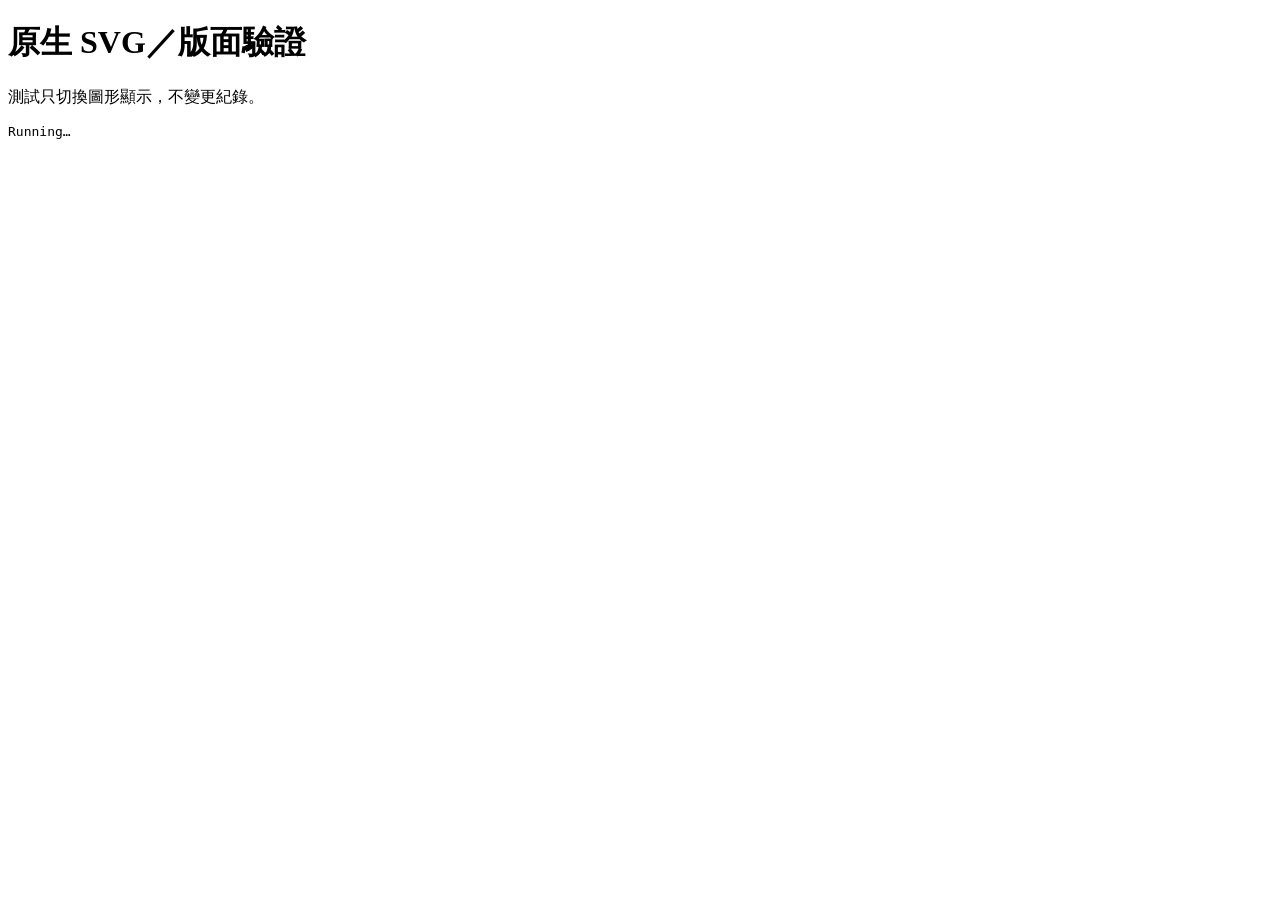
<file: tests/geometry-fixture.html>
<!doctype html><meta charset="utf-8"><title>女性圖形原生驗證</title><h1>原生 SVG／版面驗證</h1><p>測試只切換圖形顯示，不變更紀錄。</p><pre id="result" role="status">Running…</pre><div id="frames"></div><script src="../assets/female-map.js"></script><script>
(async()=>{const map=window.FEMALE_MAP,misses=[],invalid=[],ns='http://www.w3.org/2000/svg';
const svg=document.createElementNS(ns,'svg');svg.setAttribute('width','1');svg.setAttribute('height','1');document.body.append(svg);
for(const p of map.locations){const path=document.createElementNS(ns,'path');path.setAttribute('d',p.path);svg.append(path);const point=new DOMPoint(...p.labelPoint);
 if(!path.isPointInFill(point)){let best=null,box=path.getBBox();
 for(const margin of [10,6,2,0]){for(let x=box.x;x<=box.x+box.width;x+=3)for(let y=box.y;y<=box.y+box.height;y+=3){if(![[0,0],[margin,0],[-margin,0],[0,margin],[0,-margin]].every(([dx,dy])=>path.isPointInFill(new DOMPoint(x+dx,y+dy))))continue;const distance=(x-p.labelPoint[0])**2+(y-p.labelPoint[1])**2;if(!best||distance<best.distance)best={point:[Math.round(x*10)/10,Math.round(y*10)/10],distance,margin}}if(best)break}
 misses.push({key:p.view+':'+p.id+'.'+p.side,seed:p.labelPoint,suggested:best});
 }
 if(!Number.isFinite(path.getTotalLength())||path.getTotalLength()<=0)invalid.push(p.view+':'+p.id+'.'+p.side);path.remove();
}
const overlaps=[];
for(const view of ['F','B'])for(const joint of [false,true]){
 const list=map.locations.filter(p=>p.view===view&&p.id.startsWith('j')===joint).map(p=>{const shape=document.createElementNS(ns,'path');shape.setAttribute('d',p.path);svg.append(shape);return {p,shape}});
 for(const a of list){const point=new DOMPoint(...a.p.labelPoint),hits=list.filter(b=>b.shape.isPointInFill(point)).map(b=>b.p.id+'.'+b.p.side);if(hits.length>1){overlaps.push({view,layer:joint?'j':'m',point:a.p.labelPoint,hits});break}}
 list.forEach(a=>a.shape.remove());
}
const layouts=[];
for(const width of [320,375,390,1280])for(const theme of ['light','dark']){
 const f=document.createElement('iframe');f.title=width+' '+theme;f.width=width;f.height=900;document.getElementById('frames').append(f);await new Promise(resolve=>{f.onload=resolve;f.src='../index.html'});const d=f.contentDocument;d.documentElement.dataset.theme=theme;
 for(const view of ['F','B']){d.querySelector(`[data-a="view"][data-v="${view}"]`).click();for(const zoom of [0,1,2,3,4,5]){d.querySelector(`[data-a="zoom"][data-v="${zoom}"]`).click();layouts.push({width,theme,view,zoom,overflow:d.documentElement.scrollWidth>width,selectHeight:d.getElementById('map-part').getBoundingClientRect().height})}}f.remove();
}
const result={overlaps,locations:map.locations.length,misses,invalid,layouts:layouts.length,layoutFailures:layouts.filter(x=>x.overflow||x.selectHeight<44)};document.getElementById('result').textContent=JSON.stringify(result,null,2);document.title=misses.length||invalid.length||result.layoutFailures.length?'Geometry: NEEDS FIX':'Geometry: PASS';
})();</script>
</file>
<file: assets/freehand.css>
:root{--bg:#eef2f3;--card:#fff;--ink:#22323a;--mut:#596d75;--line:#cfd9dc;--acc:#2f7f86;--tint:#e7f3f3;--accentText:#fff;color-scheme:light}
@media(prefers-color-scheme:dark){:root{--bg:#121c1e;--card:#1b2a2d;--ink:#e6eff0;--mut:#a6bbc0;--line:#42595f;--acc:#5fc0c8;--tint:#233f42;--accentText:#0b1d20;color-scheme:dark}}
*{box-sizing:border-box}body{margin:0;background:var(--bg);color:var(--ink);font:16px/1.5 system-ui,'PingFang TC',sans-serif}main{max-width:760px;margin:auto;padding:10px 12px 30px}header,.editor-top{display:flex;align-items:center;justify-content:space-between;gap:8px}h1{font-size:22px;margin:6px 0}h2{font-size:18px;margin:8px 0}h3{font-size:16px}button,input,select,textarea{font:inherit;color:inherit}button,select{min-height:44px;padding:8px 10px;border:1px solid var(--line);border-radius:10px;background:var(--card);cursor:pointer}button:disabled{opacity:.45;cursor:default}button.on,.primary{background:var(--acc);color:var(--accentText);border-color:var(--acc)}button:focus-visible,a:focus-visible,select:focus-visible,input:focus-visible,summary:focus-visible,svg:focus-visible,textarea:focus-visible{outline:3px solid var(--acc);outline-offset:2px}nav,.toolbar{display:flex;gap:6px;flex-wrap:wrap;margin:6px 0}nav button{flex:1}.toolbar button{flex:1}p{margin:8px 0}.hint,footer{font-size:13px;color:var(--mut)}#status:empty{display:none}#status,#storage-warning{border-radius:8px;background:var(--tint);padding:8px}#storage-warning{border:2px solid var(--acc)}.canvas-wrap{position:relative;border:1px solid var(--line);border-radius:12px;background:var(--card);overflow:hidden}#drawing{display:block;width:100%;height:55dvh;min-height:280px;max-height:600px;touch-action:none;user-select:none;-webkit-user-select:none}.outline{fill:var(--tint);stroke:var(--ink);stroke-width:2;pointer-events:none}.hair{fill:var(--line);stroke:var(--mut);stroke-width:1;pointer-events:none}.hairline{fill:none;stroke:var(--mut);stroke-width:2;pointer-events:none}.paint{fill:none;stroke-linecap:round;stroke-linejoin:round;opacity:.7;cursor:pointer}.paint.active{filter:drop-shadow(0 0 2px var(--ink));opacity:1}.paint.unrated{stroke-dasharray:4 3}.paint-outline{fill:none;stroke:var(--ink);stroke-linecap:round;stroke-linejoin:round;pointer-events:none}.number{font:700 15px system-ui;text-anchor:middle;dominant-baseline:central;fill:var(--ink);pointer-events:none}.number-bg{fill:var(--card);stroke:var(--ink);stroke-width:1;pointer-events:none}.surface-label{font:20px system-ui;fill:var(--mut);text-anchor:middle;pointer-events:none}#mode-label{position:absolute;right:8px;top:6px;background:var(--card);border-radius:6px;padding:2px 7px;font-size:12px;pointer-events:none}details{margin:10px 0;border-top:1px solid var(--line)}summary{padding:10px 0;min-height:44px;cursor:pointer}label{display:block;margin:8px 0 4px;font-size:14px}select,input[type=date],input:not([type]),textarea{width:100%;padding:8px;border:1px solid var(--line);border-radius:8px;background:var(--card)}input[type=range]{min-height:44px;width:100%}textarea{min-height:64px}a{color:var(--acc)}footer{margin-top:20px}.stroke-row{display:flex;gap:8px;align-items:center;margin:6px 0}.stroke-row button{flex:1;text-align:left}.stroke-row small{white-space:nowrap}.entry{background:var(--card);padding:12px;margin:10px 0;border:1px solid var(--line);border-radius:12px}.history-map{display:block;width:100%;height:270px}.trend-row{padding:8px;border-bottom:1px solid var(--line)}#editor{position:fixed;bottom:0;left:50%;transform:translateX(-50%);width:min(760px,100%);z-index:10;padding:8px 12px calc(8px + env(safe-area-inset-bottom));background:var(--card);border:2px solid var(--acc);border-radius:14px 14px 0 0;max-height:48dvh;overflow:auto;box-shadow:0 -4px 16px #0002}#editor h2{font-size:16px;margin:0}.scores{display:grid;grid-template-columns:repeat(5,minmax(0,1fr));gap:3px;margin:8px 0}.scores button{padding:6px 0;min-width:0}#editor>button{min-height:40px}body.editing{padding-bottom:260px}.sr{position:absolute;width:1px;height:1px;overflow:hidden;clip-path:inset(50%)}[hidden]{display:none!important}@media(max-width:360px){button{padding:7px;font-size:14px}.scores{gap:2px}}@media(min-width:800px){#drawing{height:60dvh}#editor{width:430px;left:auto;right:16px;transform:none;border-radius:14px;bottom:12px}}

.severity-row{display:flex;gap:10px;align-items:center}.severity-row input{flex:1;min-width:0;accent-color:var(--acc)}.severity-row button{width:44px;flex-shrink:0}.severity-ends{display:flex;justify-content:space-between;font-size:13px;color:var(--mut);margin:0 0 8px}#severity-value{font-size:20px;font-weight:700;color:var(--acc)}input[type=file]{max-width:100%;width:100%;font-size:14px}#backup>button{width:100%}

.summary-map{display:block;width:100%;height:55dvh;min-height:280px;max-height:600px;background:var(--card);border:1px solid var(--line);border-radius:12px}.summary-surfaces{display:grid;grid-template-columns:repeat(auto-fit,minmax(min(100%,260px),1fr));gap:12px}.summary-surface{min-width:0}[data-summary-stroke]{cursor:pointer}[data-summary-stroke]:focus-visible{outline:none}[data-summary-stroke]:focus-visible .paint{filter:drop-shadow(0 0 3px var(--ink))}

.trend-card{background:var(--card);border:1px solid var(--line);border-radius:14px;padding:14px;margin:12px 0}.trend-card h3{margin:0 0 4px}.trend-latest{display:flex;align-items:center;gap:18px;flex-wrap:wrap}.trend-latest strong{font-size:38px;line-height:1.2}.trend-latest small{font-size:16px;color:var(--mut)}.trend-chart{width:100%;height:125px;display:block}.trend-chart text{font:12px system-ui;fill:var(--mut)}.trend-grid{fill:none;stroke:var(--line);stroke-width:1}

.summary-surfaces{display:grid;grid-template-columns:repeat(2,minmax(0,1fr));gap:12px}.summary-surface{min-width:0}.summary-surface h3{text-align:center}.summary-map{height:350px;width:100%}.anatomy-note{padding:10px 14px;border-left:3px solid #59bbc1;margin:8px 0 16px}.anatomy-note small,.anatomy-note strong{display:block}.anatomy-note small{opacity:.7;margin-bottom:4px}

.summary-hit{fill:none;stroke:transparent;stroke-linecap:round;stroke-linejoin:round;pointer-events:stroke}
.stroke-row{display:block}.stroke-row>button{width:100%}.stroke-row .anatomy-note{margin:6px 0 12px}.stroke-row .anatomy-note small{white-space:normal}
</file>
